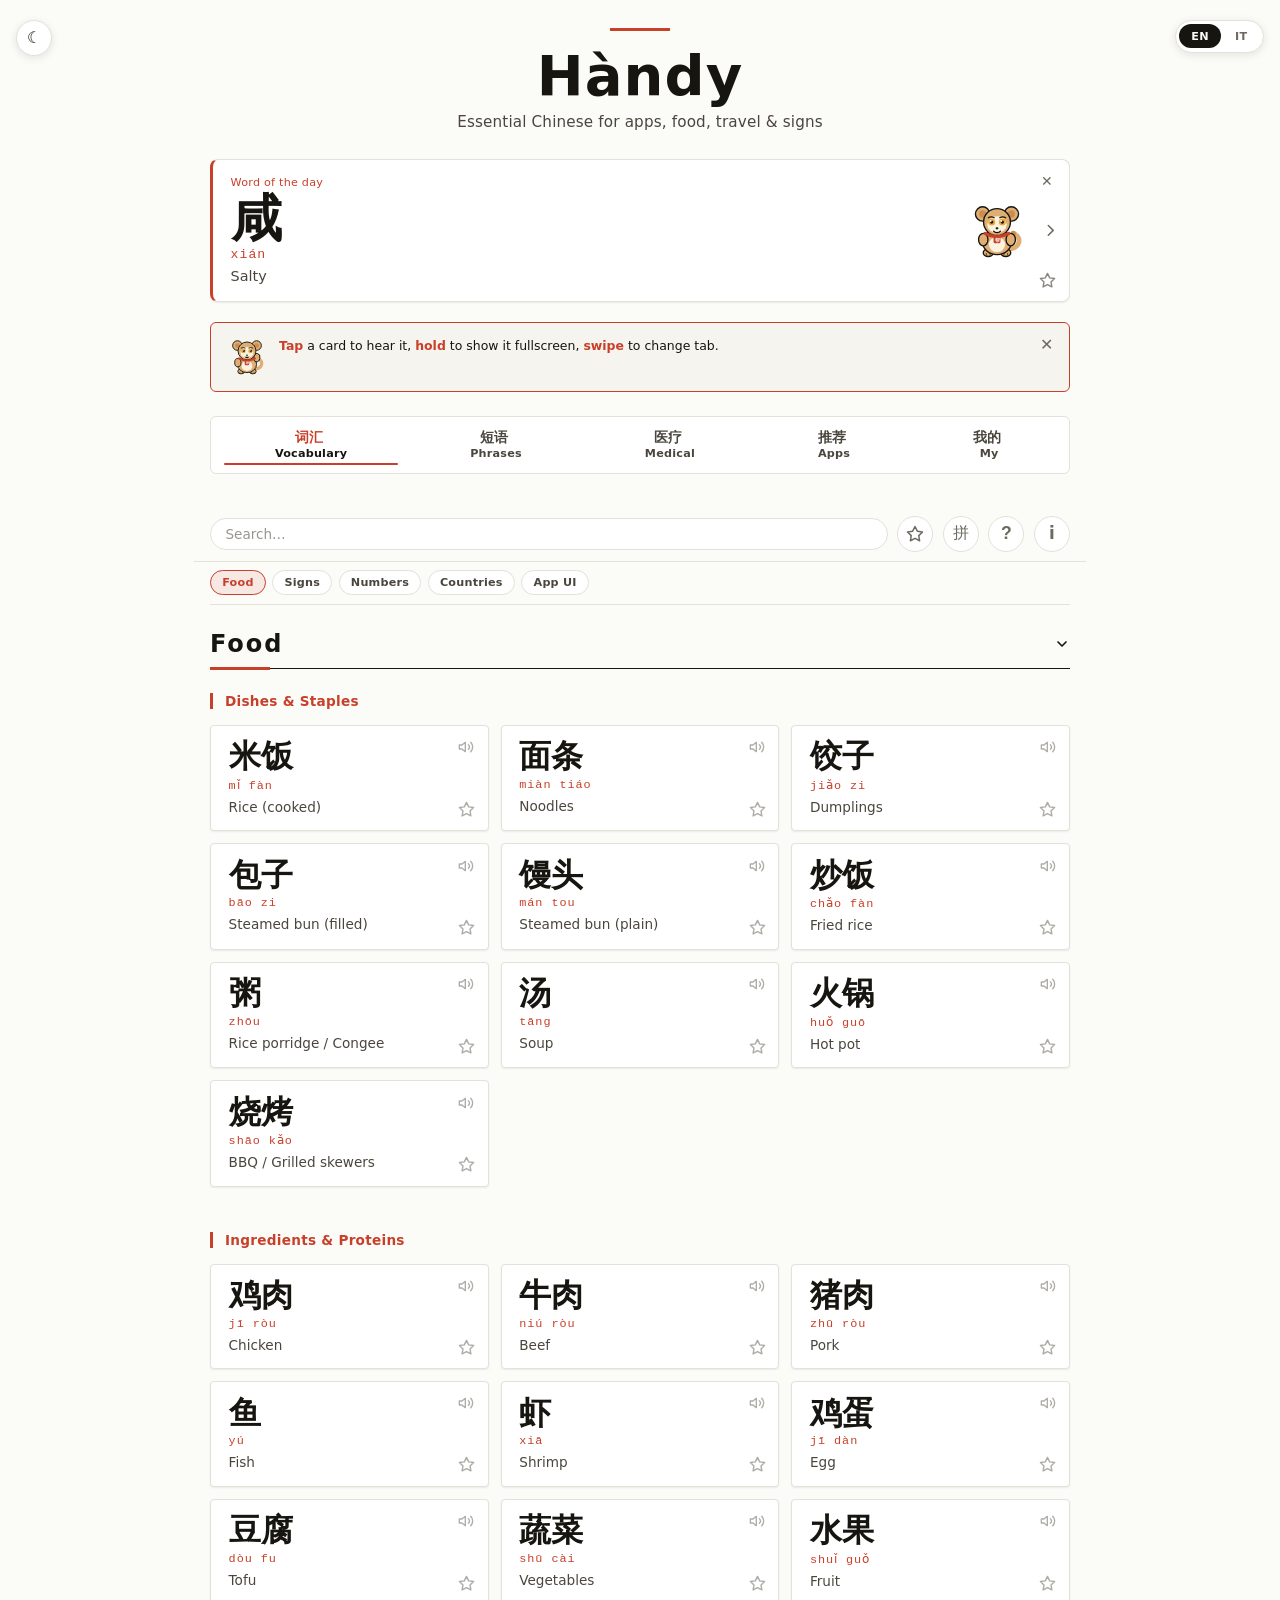
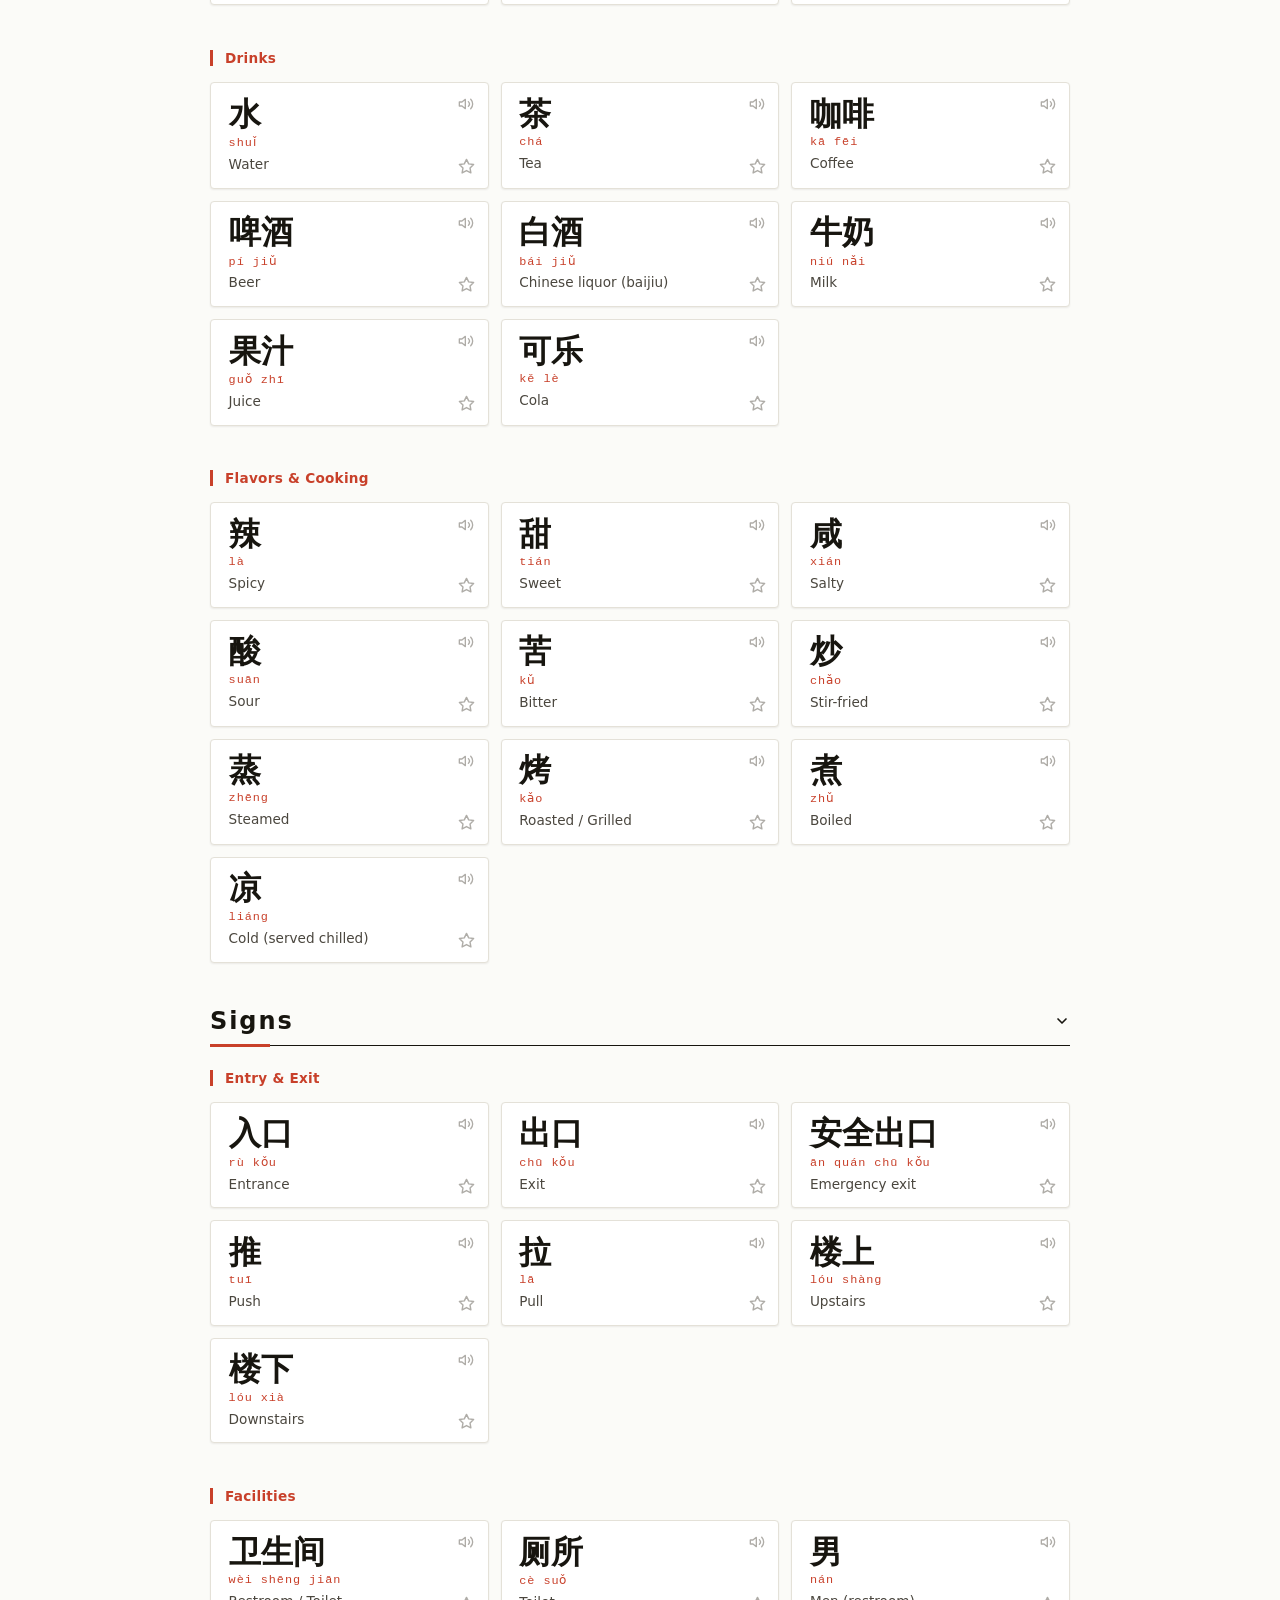
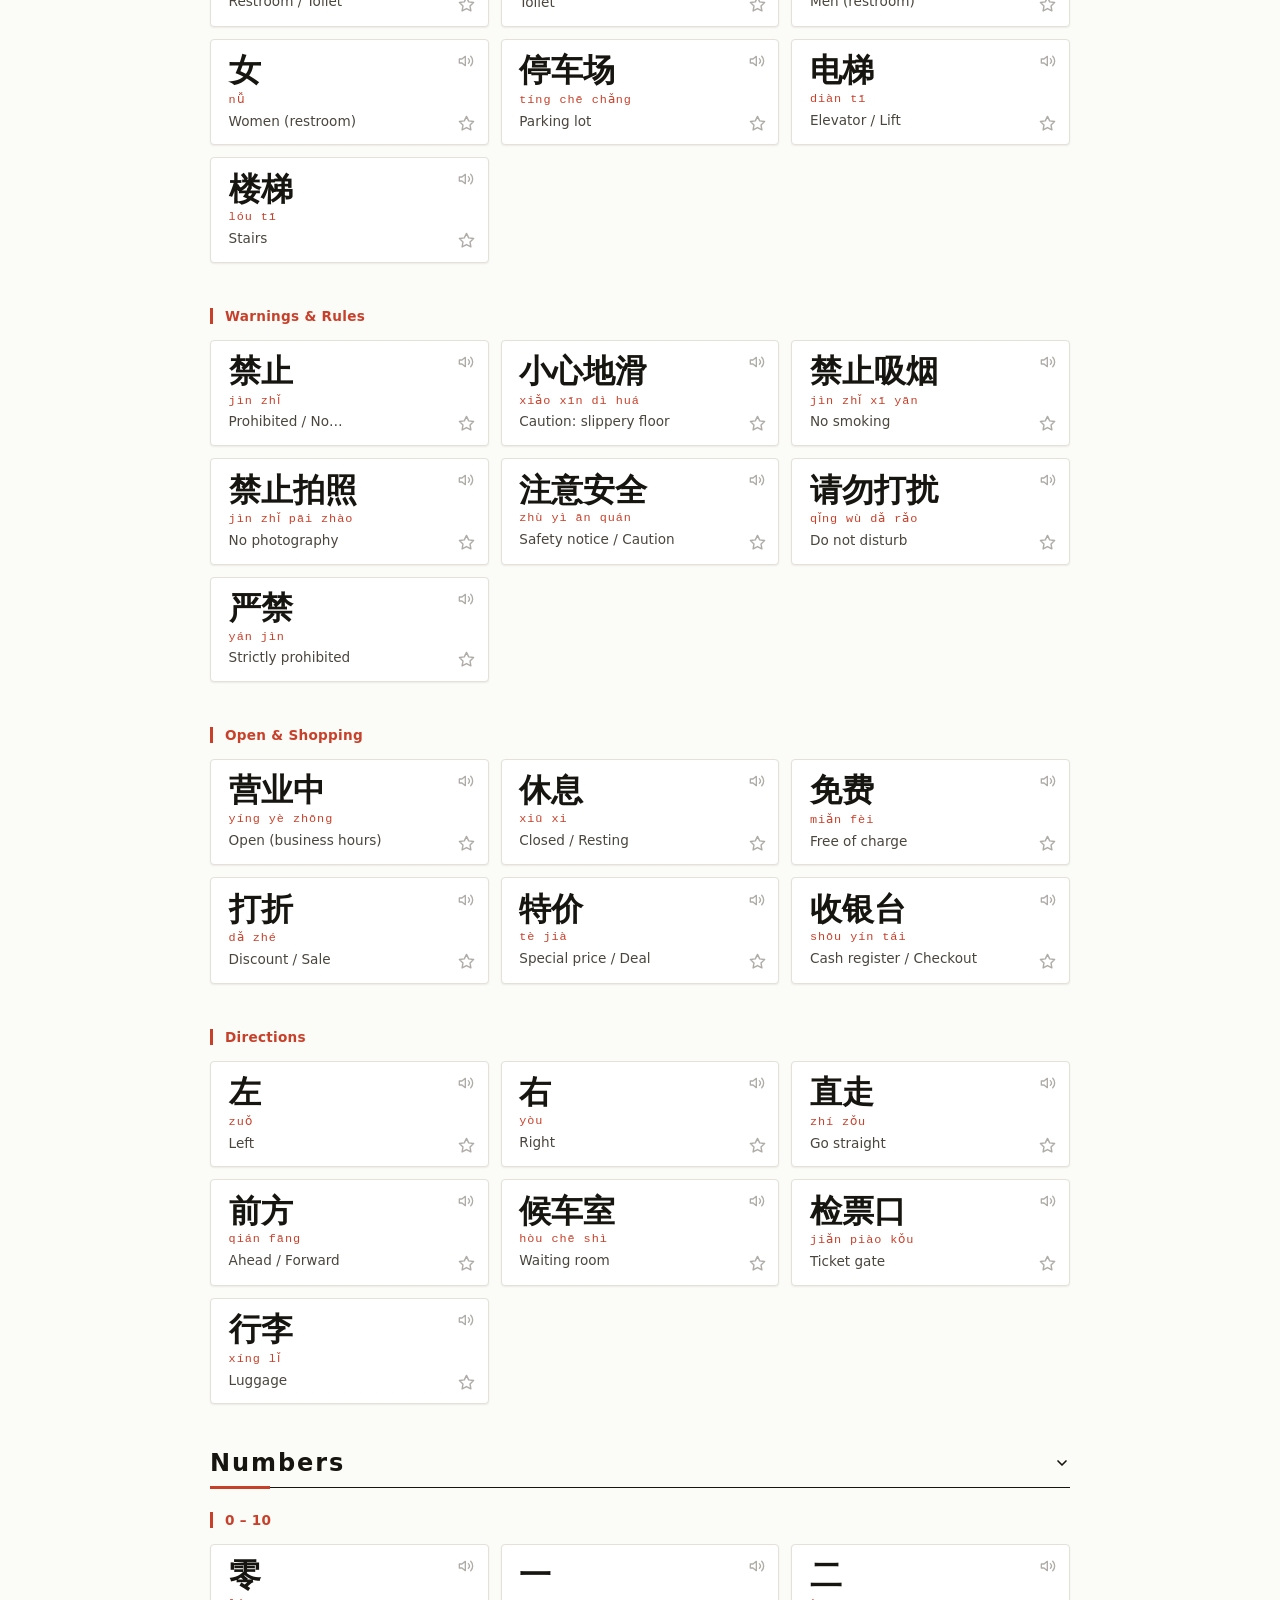
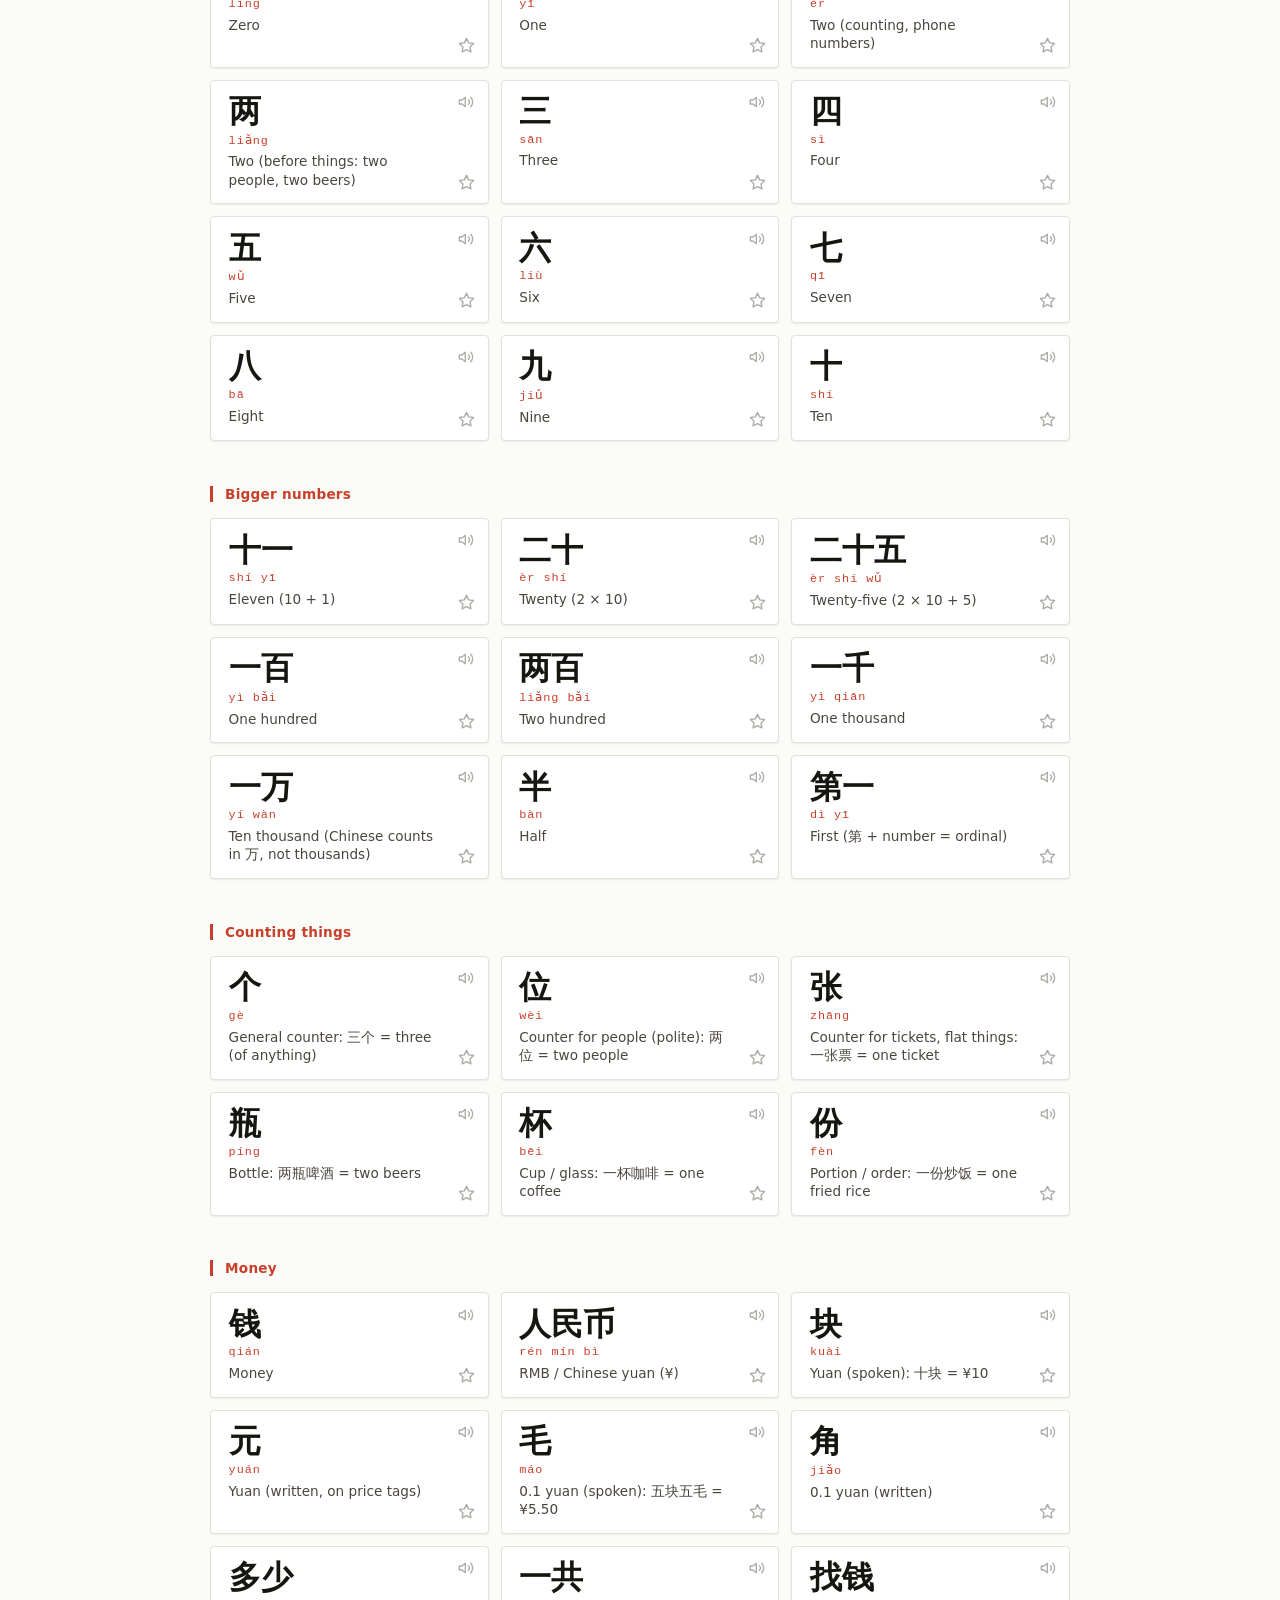
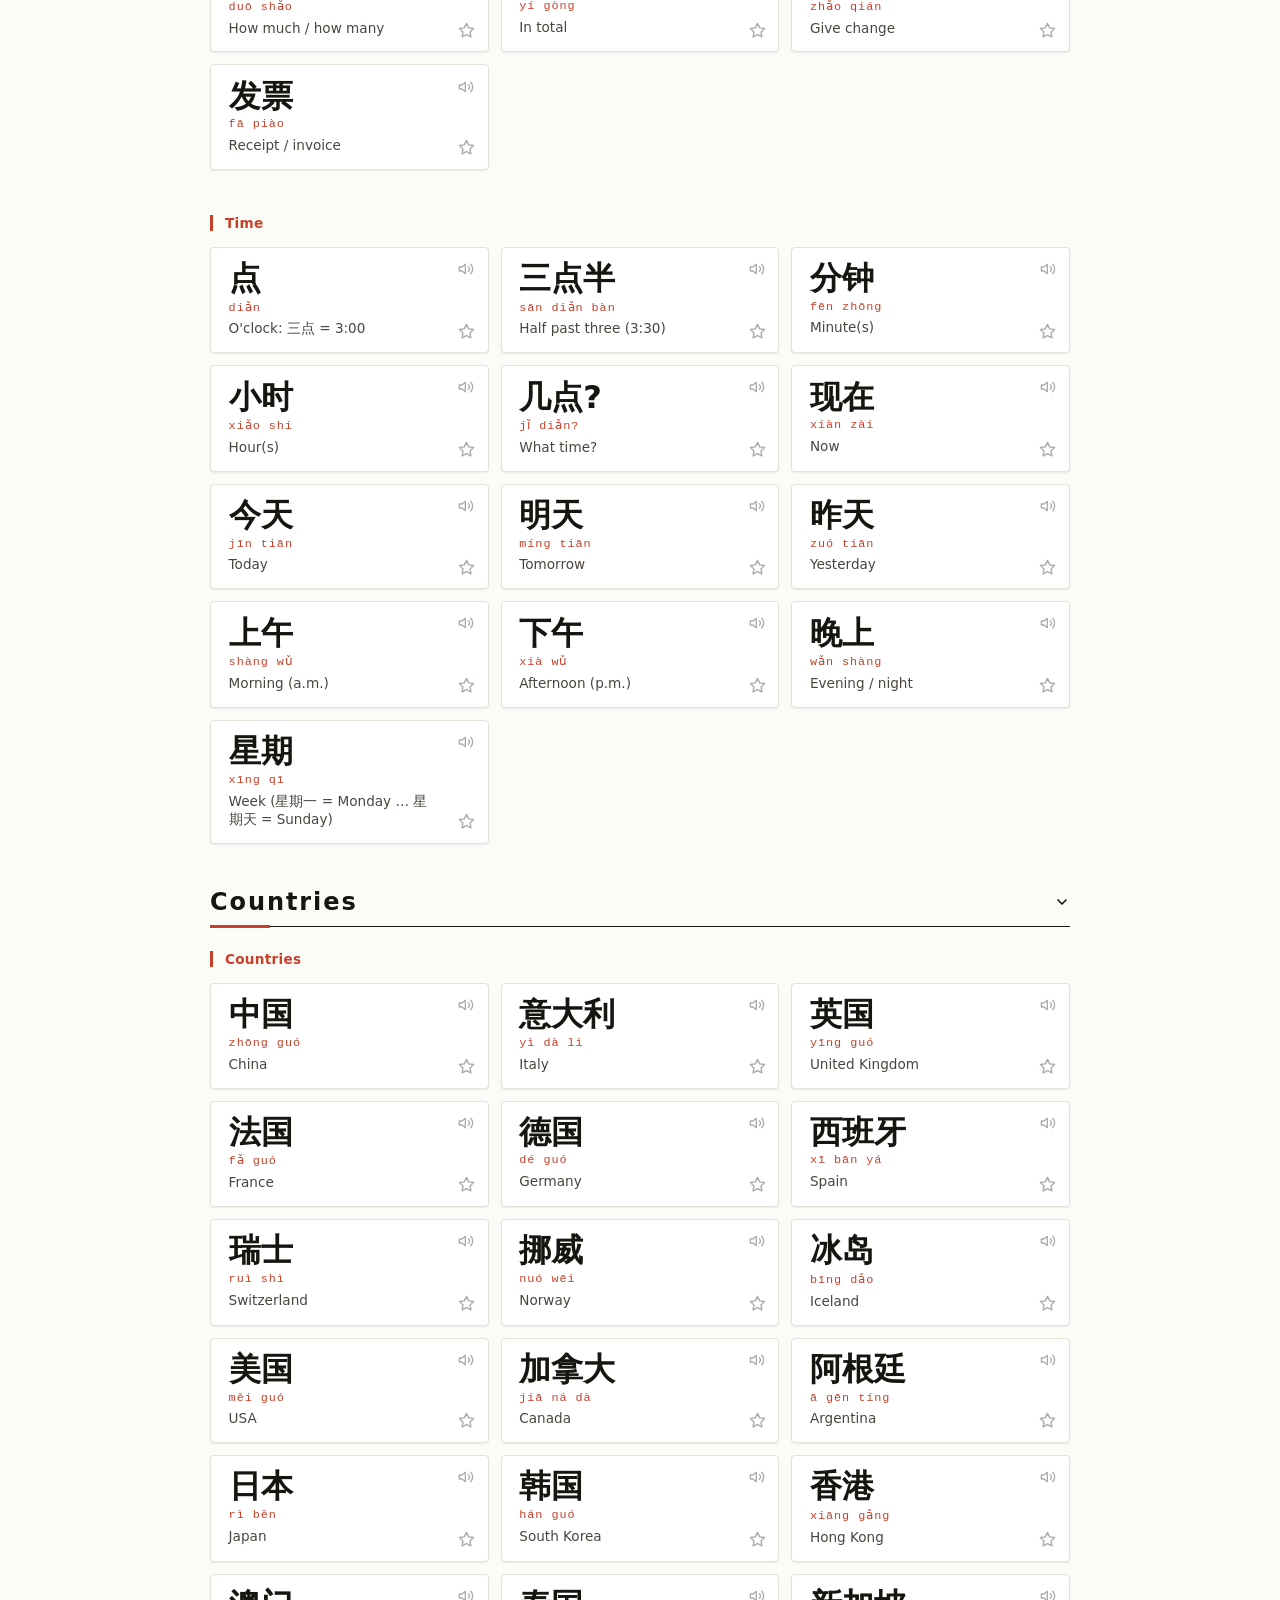
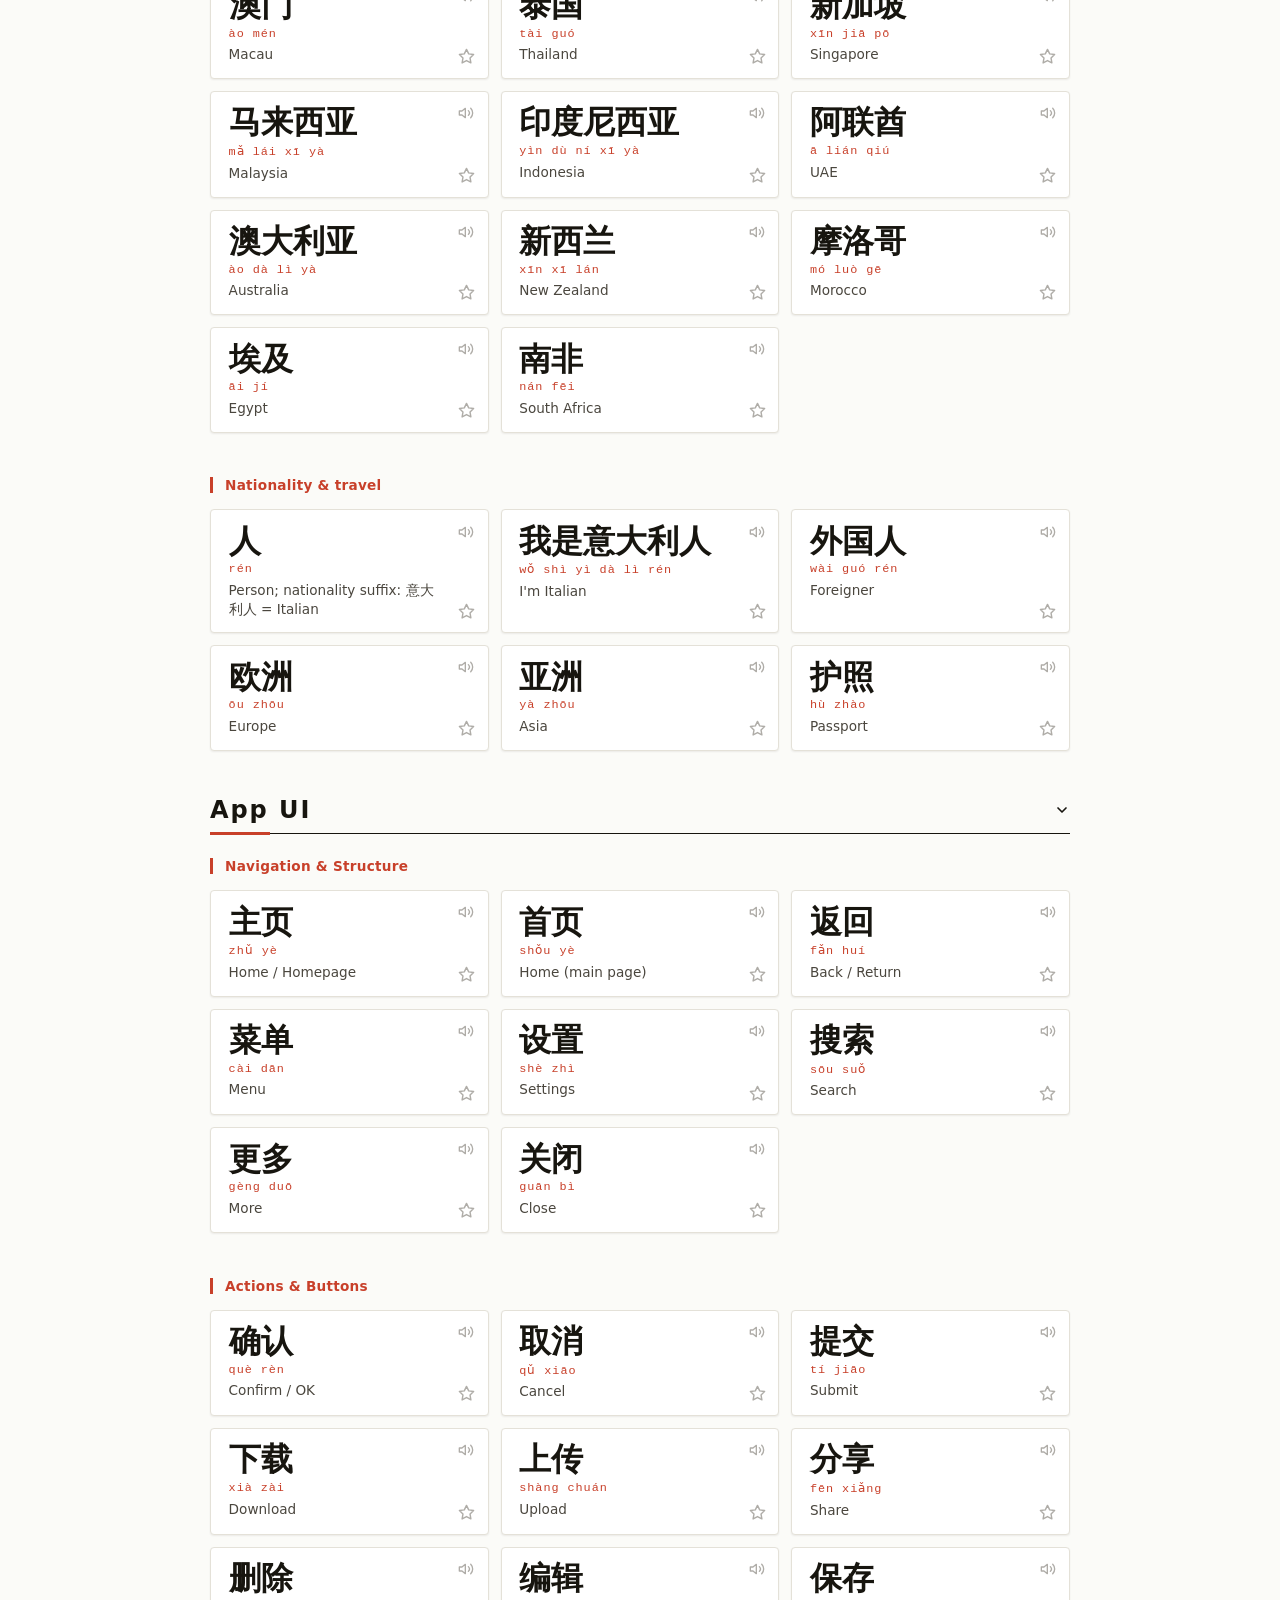
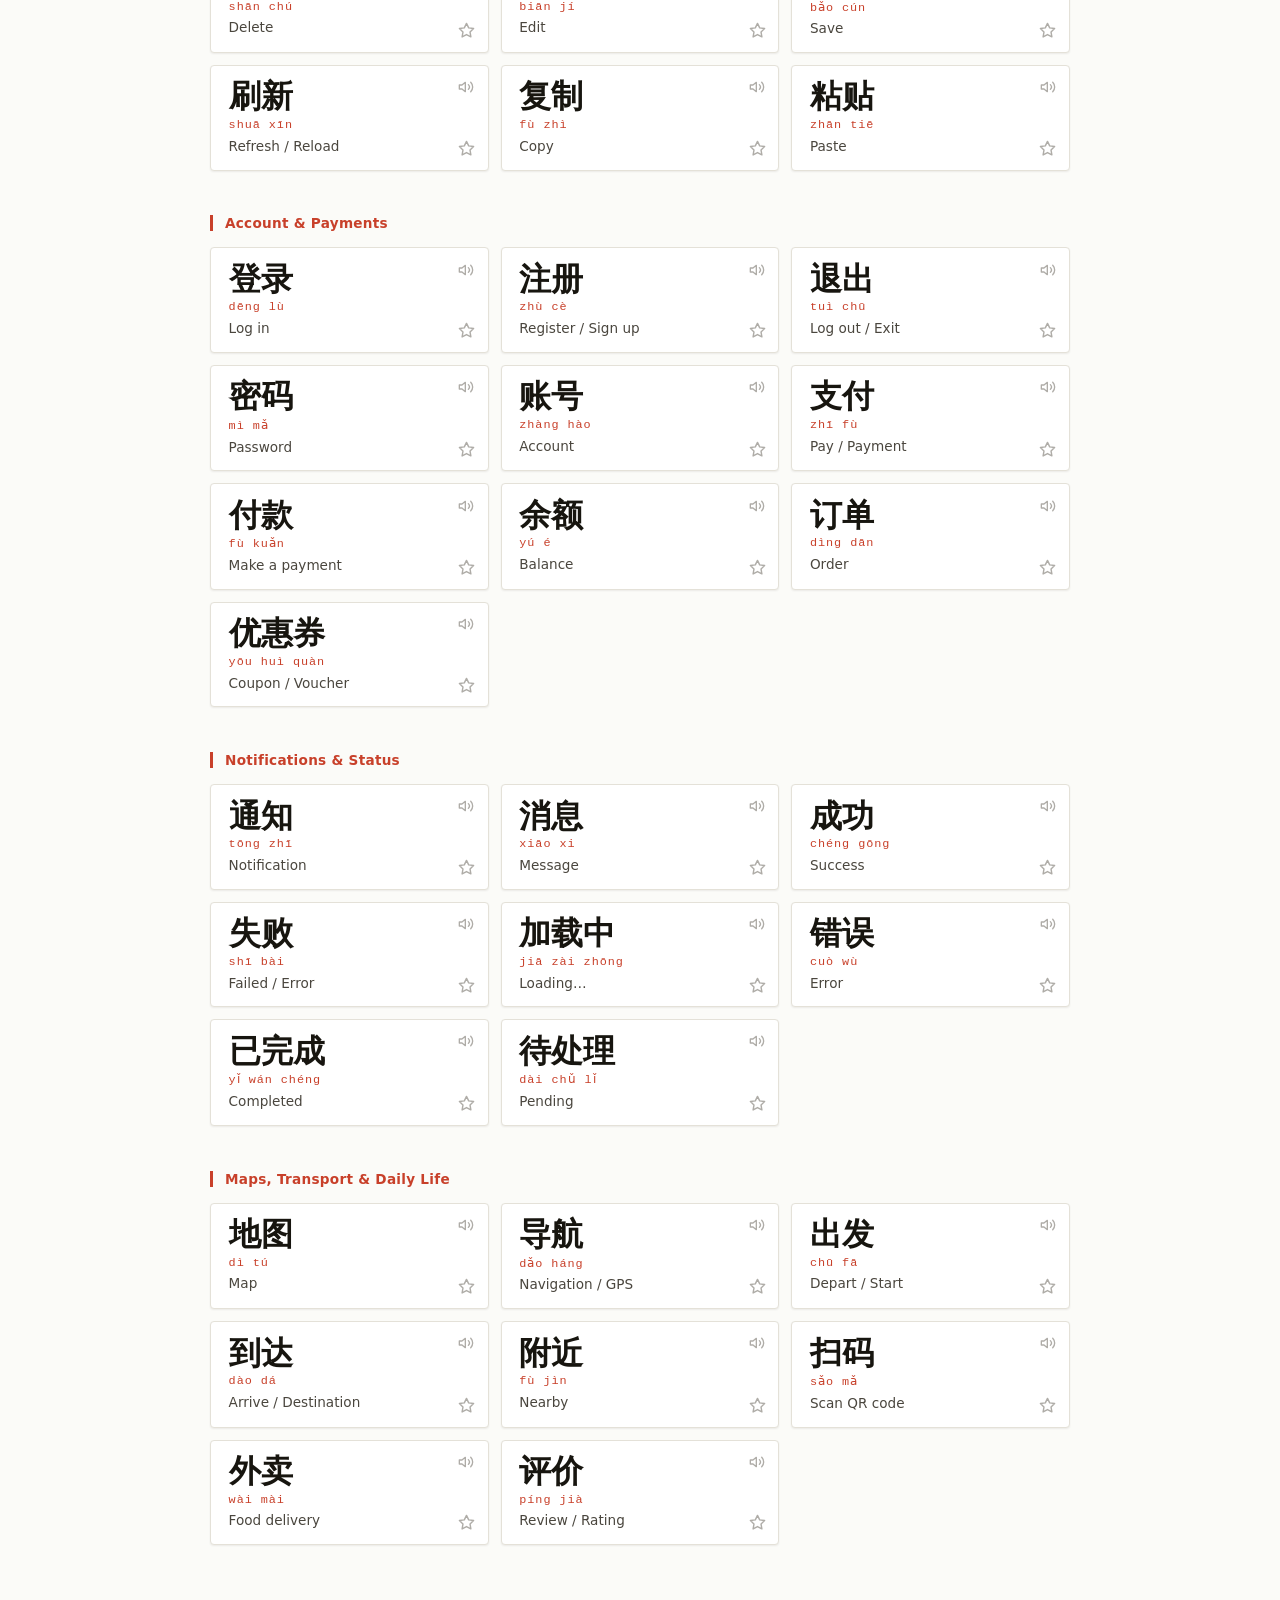
<file: index.html>
<!DOCTYPE html>
<html lang="en">
<head>
<meta charset="UTF-8">
<!-- user-scalable=no is ignored by Safari when browsing (Apple forces zoom there),
     but honoured in an installed PWA — which is the only place it applies. Show
     mode (hold a card) is the deliberate way to enlarge a phrase. -->
<meta name="viewport" content="width=device-width, initial-scale=1.0, maximum-scale=1.0, user-scalable=no, viewport-fit=cover">
<title>Hàndy</title>

<!-- PWA meta tags -->
<meta name="apple-mobile-web-app-capable" content="yes">
<meta name="apple-mobile-web-app-status-bar-style" content="black-translucent">
<meta name="apple-mobile-web-app-title" content="Hàndy">
<meta name="mobile-web-app-capable" content="yes">
<meta name="theme-color" content="#FBFBF8">
<link rel="manifest" href="./manifest.json">

<!-- Inline SVG favicon / app icon (red seal with 中) -->
<link rel="apple-touch-icon" sizes="180x180" href="./apple-touch-icon.png">
<link rel="icon" href="data:image/svg+xml;utf8,<svg xmlns='http://www.w3.org/2000/svg' viewBox='0 0 180 180'><rect width='180' height='180' rx='40' fill='%23C8402A'/><text x='90' y='128' font-size='110' text-anchor='middle' font-family='PingFang SC,sans-serif' font-weight='700' fill='%23FBFBF8'>汉</text></svg>">

<link rel="stylesheet" href="./style.css">
<script>
  // Pre-paint: apply theme + pinyin preference before first render so there is
  // no flash. The module script (js/app.js) is deferred, so it cannot do this.
  // Detection logic mirrors js/settings.js.
  (function () {
    try {
      var t = localStorage.getItem('theme');
      if (t !== 'dark' && t !== 'light') t = matchMedia('(prefers-color-scheme: dark)').matches ? 'dark' : 'light';
      document.documentElement.dataset.theme = t;
      if (localStorage.getItem('pinyinHidden') === '1') document.documentElement.dataset.pinyin = 'hidden';
    } catch (e) {}
  })();
</script>
</head>
<body>

<header>
  <button class="theme-btn" id="themeBtn" aria-label="Toggle dark mode"></button>
  <div class="lang-switch" role="group" aria-label="Language">
    <button data-lang="en" type="button">EN</button>
    <button data-lang="it" type="button">IT</button>
  </div>
  <div class="header-rule"></div>
  <h1>Hàndy</h1>
  <p class="subtitle" data-i18n="subtitle">Essential Chinese for apps, food, travel & signs</p>
</header>

<!-- Hero slot: the word of the day and 帮手's tips are two slides of one
     carousel (js/hero.js). js/wod.js fills #wod, js/tips.js fills #tip; either
     can be gone for the day, so the carousel falls back to the remaining one. -->
<section class="hero" id="hero" hidden>
  <div class="hero-track">
    <div class="hero-slide" id="wod" hidden></div>
    <div class="hero-slide" id="tip" hidden></div>
  </div>
  <button class="hero-nav" id="heroNav" type="button" hidden></button>
</section>

<div class="install-hint" id="installHint" hidden>
  <img class="install-mascot" src="./assets/mascot-help.svg" alt="" aria-hidden="true">
  <span data-i18n-html="installHint"><strong>Works offline!</strong> Tap Safari's Share button → <strong>Add to Home Screen</strong> to install as an app. Perfect for your trip.</span>
  <button id="installBtn" class="install-btn" hidden data-i18n="installBtnLabel">Install</button>
  <button class="close-hint" id="hintClose" type="button" aria-label="Dismiss">✕</button>
</div>

<div class="install-hint onboarding" id="onboarding" hidden>
  <img class="install-mascot" src="./assets/mascot-hi.svg" alt="" aria-hidden="true">
  <span data-i18n-html="onboardingTips"></span>
  <button class="close-hint" id="onboardingClose" type="button" aria-label="Dismiss">✕</button>
</div>

<div class="tabs" id="tabs" role="tablist"></div>
<div class="toolbar">
  <div class="search-wrap">
    <div class="search-field">
      <input type="search" id="searchInput" class="search-input" autocomplete="off" autocorrect="off" spellcheck="false">
      <button id="searchClear" class="search-clear" hidden aria-label="Clear search">✕</button>
    </div>
  </div>
  <button class="fav-btn" id="favBtn" aria-label="View favorites" title="Favorites">
    <svg viewBox="0 0 24 24" fill="none" stroke="currentColor" stroke-width="2" stroke-linecap="round" stroke-linejoin="round"><polygon points="12 2 15.09 8.26 22 9.27 17 14.14 18.18 21.02 12 17.77 5.82 21.02 7 14.14 2 9.27 8.91 8.26 12 2"/></svg>
  </button>
  <button class="pinyin-btn" id="pinyinBtn" aria-label="Toggle pinyin" title="Hide/show pinyin"><span lang="zh-CN">拼</span></button>
  <button class="quiz-btn" id="quizBtn" aria-label="Toggle quiz mode" title="Quiz mode">?</button>
  <button class="about-btn" id="aboutBtn" aria-label="About and tips" aria-expanded="false" title="About">i</button>
  <div class="about-panel" id="aboutPanel" hidden>
    <div class="about-name">hàn <span class="about-hanzi" lang="zh-CN">汉</span> + handy</div>
    <div class="about-tagline" data-i18n="aboutTagline">hàn = Chinese · handy = useful</div>
    <ul class="about-tips" data-i18n-html="aboutTips"></ul>
  </div>
</div>
<div id="panels"></div>

<div class="search-empty" id="searchEmpty" hidden>
  <img class="empty-mascot" src="./assets/mascot-think.svg" alt="" aria-hidden="true">
  <p data-i18n="searchEmpty"></p>
</div>

<!-- Add-phrase sheet for the 我的 (custom phrases) tab; wired in js/custom.js -->
<div class="sheet-overlay" id="addSheet" hidden>
  <form class="sheet" id="addForm" role="dialog" aria-labelledby="addTitle" autocomplete="off">
    <div class="sheet-header">
      <h2 id="addTitle" lang="zh-CN">添加</h2>
      <button class="sheet-close" id="addClose" type="button" aria-label="Close">✕</button>
    </div>
    <div class="sheet-body">
      <label class="field">
        <span class="field-label"><span lang="zh-CN">汉字</span> · <span data-i18n="fieldHanzi">Hanzi</span></span>
        <input id="addHanzi" class="field-input field-hanzi" lang="zh-CN" required autocorrect="off" spellcheck="false" placeholder="你好">
      </label>
      <label class="field">
        <span class="field-label"><span data-i18n="fieldPinyin">Pinyin</span> <span class="field-opt" data-i18n="fieldOptional">optional</span></span>
        <input id="addPinyin" class="field-input field-pinyin" autocorrect="off" autocapitalize="off" spellcheck="false" placeholder="nǐ hǎo">
      </label>
      <label class="field">
        <span class="field-label"><span data-i18n="fieldMeaning">Meaning</span></span>
        <input id="addMeaning" class="field-input" required data-i18n-placeholder="fieldMeaningPlaceholder">
      </label>
      <label class="field">
        <span class="field-label"><span data-i18n="fieldNote">Note</span> <span class="field-opt" data-i18n="fieldOptional">optional</span></span>
        <input id="addNote" class="field-input" data-i18n-placeholder="fieldNotePlaceholder">
      </label>
      <div class="sheet-actions">
        <button class="btn btn-primary" id="addSubmit" type="submit" data-i18n="addSubmit">Add</button>
      </div>
    </div>
  </form>
</div>
<!-- JSON backup import (triggered by the 我的 action bar) -->
<input type="file" id="importFile" accept=".json,application/json" hidden>


<div class="show-mode" id="showMode" role="dialog" aria-modal="true" aria-labelledby="showHanzi" hidden>
  <button class="show-close" id="showClose" type="button" aria-label="Close">✕</button>
  <div class="show-body">
    <div class="show-hanzi" id="showHanzi" lang="zh-CN"></div>
    <div class="show-pinyin" id="showPinyin"></div>
    <div class="show-meaning" id="showMeaning"></div>
  </div>
  <div class="show-actions">
    <button class="show-btn" id="showSpeak" type="button">
      <svg viewBox="0 0 24 24" aria-hidden="true"><polygon points="11 5 6 9 2 9 2 15 6 15 11 19 11 5"/><path d="M15.54 8.46a5 5 0 0 1 0 7.07"/><path d="M19.07 4.93a10 10 0 0 1 0 14.14"/></svg>
      <span data-i18n="showSpeak">Speak</span>
    </button>
    <button class="show-btn" id="showCopy" type="button">
      <svg viewBox="0 0 24 24" aria-hidden="true"><rect x="9" y="9" width="13" height="13" rx="2"/><path d="M5 15H4a2 2 0 0 1-2-2V4a2 2 0 0 1 2-2h9a2 2 0 0 1 2 2v1"/></svg>
      <span data-i18n="showCopy">Copy</span>
    </button>
    <button class="show-btn" id="showStar" type="button">
      <svg viewBox="0 0 24 24" aria-hidden="true"><polygon points="12 2 15.09 8.26 22 9.27 17 14.14 18.18 21.02 12 17.77 5.82 21.02 7 14.14 2 9.27 8.91 8.26 12 2"/></svg>
      <span data-i18n="showStar">Save</span>
    </button>
    <a class="show-btn" id="showPleco" hidden>
      <svg viewBox="0 0 24 24" aria-hidden="true"><path d="M2 4h6a4 4 0 0 1 4 4v12a3 3 0 0 0-3-3H2z"/><path d="M22 4h-6a4 4 0 0 0-4 4v12a3 3 0 0 1 3-3h7z"/></svg>
      <span>Pleco</span>
    </a>
  </div>
</div>

<div class="toast" id="toast" role="status" aria-live="polite" hidden></div>
<button class="toast toast-update" id="updateToast" type="button" hidden>
  <span aria-hidden="true">↻</span> <span data-i18n="updateReady">New version ready · tap to reload</span>
</button>
<div class="app-version" id="appVersion" aria-hidden="true"></div>

<script type="module" src="./js/app.js"></script>

</body>
</html>
</file>
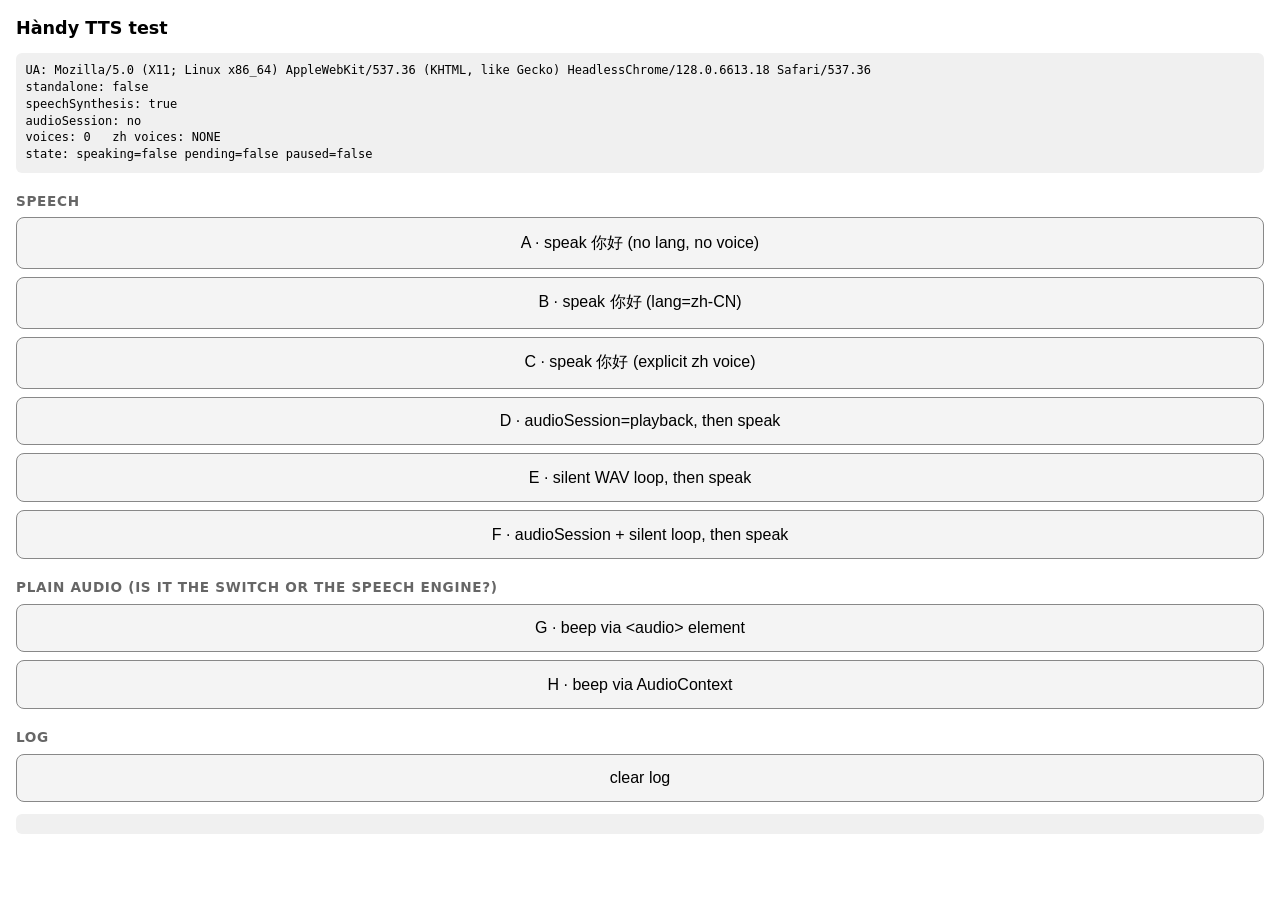
<file: tts-test.html>
<!doctype html>
<html lang="en">
<head>
<meta charset="utf-8">
<meta name="robots" content="noindex">
<meta name="viewport" content="width=device-width, initial-scale=1">
<title>TTS test</title>
<style>
  body { font: 15px/1.4 -apple-system, system-ui, sans-serif; margin: 0; padding: 1rem 1rem 3rem; }
  h1 { font-size: 1.1rem; margin: 0 0 .5rem; }
  button { display: block; width: 100%; margin: 0 0 .5rem; padding: .9rem; font-size: 1rem;
           border: 1px solid #888; border-radius: 8px; background: #f4f4f4; }
  pre { white-space: pre-wrap; word-break: break-word; background: #f0f0f0; padding: .6rem;
        border-radius: 6px; font-size: 12px; }
  h2 { font-size: .85rem; text-transform: uppercase; letter-spacing: .05em; color: #666; margin: 1.2rem 0 .4rem; }
</style>
</head>
<body>
<h1>Hàndy TTS test</h1>
<pre id="env">…</pre>

<h2>Speech</h2>
<button data-test="plain">A · speak 你好 (no lang, no voice)</button>
<button data-test="lang">B · speak 你好 (lang=zh-CN)</button>
<button data-test="voice">C · speak 你好 (explicit zh voice)</button>
<button data-test="session">D · audioSession=playback, then speak</button>
<button data-test="loop">E · silent WAV loop, then speak</button>
<button data-test="both">F · audioSession + silent loop, then speak</button>

<h2>Plain audio (is it the switch or the speech engine?)</h2>
<button data-test="beep">G · beep via &lt;audio&gt; element</button>
<button data-test="webaudio">H · beep via AudioContext</button>

<h2>Log</h2>
<button data-test="clear">clear log</button>
<pre id="log"></pre>

<script>
const logEl = document.getElementById('log');
const log = (...a) => {
  logEl.textContent = new Date().toTimeString().slice(0, 8) + '  ' + a.join(' ') + '\n' + logEl.textContent;
};
const synth = window.speechSynthesis;

function wavUrl(freq, seconds) {           // freq 0 → silence
  const rate = 8000, n = Math.round(rate * seconds);
  const buf = new ArrayBuffer(44 + n), v = new DataView(buf);
  const tag = (o, s) => { for (let i = 0; i < s.length; i++) v.setUint8(o + i, s.charCodeAt(i)); };
  tag(0, 'RIFF'); v.setUint32(4, 36 + n, true); tag(8, 'WAVEfmt ');
  v.setUint32(16, 16, true); v.setUint16(20, 1, true); v.setUint16(22, 1, true);
  v.setUint32(24, rate, true); v.setUint32(28, rate, true);
  v.setUint16(32, 1, true); v.setUint16(34, 8, true);
  tag(36, 'data'); v.setUint32(40, n, true);
  const d = new Uint8Array(buf, 44);
  for (let i = 0; i < n; i++) d[i] = freq ? 128 + Math.round(90 * Math.sin(2 * Math.PI * freq * i / rate)) : 128;
  return URL.createObjectURL(new Blob([buf], { type: 'audio/wav' }));
}

function zhVoice() {
  const vs = synth ? synth.getVoices() : [];
  return vs.find(v => v.lang === 'zh-CN') || vs.find(v => v.lang.replace('_', '-').startsWith('zh')) || null;
}

function dumpEnv() {
  const vs = synth ? synth.getVoices() : [];
  const zh = vs.filter(v => v.lang.replace('_', '-').toLowerCase().startsWith('zh'));
  document.getElementById('env').textContent = [
    'UA: ' + navigator.userAgent,
    'standalone: ' + (window.matchMedia('(display-mode: standalone)').matches || navigator.standalone === true),
    'speechSynthesis: ' + !!synth,
    'audioSession: ' + (navigator.audioSession ? ('yes, type=' + navigator.audioSession.type) : 'no'),
    'voices: ' + vs.length + '   zh voices: ' + (zh.map(v => v.name + ' [' + v.lang + ']').join(', ') || 'NONE'),
    'state: speaking=' + (synth && synth.speaking) + ' pending=' + (synth && synth.pending) + ' paused=' + (synth && synth.paused)
  ].join('\n');
}
dumpEnv();
if (synth) synth.onvoiceschanged = dumpEnv;

let loopEl = null;
function startLoop() {
  if (loopEl) { log('loop already running'); return; }
  loopEl = new Audio(wavUrl(0, 0.2));
  loopEl.loop = true;
  loopEl.play().then(() => log('silent loop playing')).catch(e => log('silent loop FAILED:', e.name, e.message));
}
function setSession() {
  if (!navigator.audioSession) { log('no navigator.audioSession on this browser'); return; }
  try { navigator.audioSession.type = 'playback'; log('audioSession.type =', navigator.audioSession.type); }
  catch (e) { log('audioSession FAILED:', e.name, e.message); }
}

function doSpeak(label, opts) {
  if (!synth) { log('no speechSynthesis'); return; }
  if (synth.speaking || synth.pending) synth.cancel();
  const u = new SpeechSynthesisUtterance('你好，欢迎');
  if (opts.lang) u.lang = 'zh-CN';
  if (opts.voice) { const v = zhVoice(); u.voice = v; log(label, 'voice =', v ? v.name : 'NONE FOUND'); }
  u.rate = 0.85;
  u.onstart = () => log(label, 'onstart');
  u.onend = () => log(label, 'onend');
  u.onerror = e => log(label, 'ONERROR:', e.error || '(no code)');
  u.onboundary = null;
  synth.speak(u);
  log(label, 'speak() called; speaking=' + synth.speaking + ' pending=' + synth.pending + ' paused=' + synth.paused);
  setTimeout(() => log(label, '+1.5s: speaking=' + synth.speaking + ' pending=' + synth.pending + ' paused=' + synth.paused), 1500);
}

const tests = {
  plain:    () => doSpeak('A', {}),
  lang:     () => doSpeak('B', { lang: true }),
  voice:    () => doSpeak('C', { lang: true, voice: true }),
  session:  () => { setSession(); doSpeak('D', { lang: true, voice: true }); },
  loop:     () => { startLoop(); doSpeak('E', { lang: true, voice: true }); },
  both:     () => { setSession(); startLoop(); doSpeak('F', { lang: true, voice: true }); },
  beep:     () => { const a = new Audio(wavUrl(440, 1)); a.play().then(() => log('G: <audio> beep playing')).catch(e => log('G FAILED:', e.name, e.message)); },
  webaudio: () => {
    const Ctx = window.AudioContext || window.webkitAudioContext;
    if (!Ctx) { log('H: no AudioContext'); return; }
    const ctx = new Ctx();
    ctx.resume();
    const osc = ctx.createOscillator(), g = ctx.createGain();
    osc.frequency.value = 440; g.gain.value = 0.2;
    osc.connect(g).connect(ctx.destination);
    osc.start(); osc.stop(ctx.currentTime + 1);
    log('H: AudioContext beep, state =', ctx.state);
  },
  clear:    () => { logEl.textContent = ''; dumpEnv(); }
};

document.querySelectorAll('button[data-test]').forEach(b => {
  b.addEventListener('click', () => { tests[b.dataset.test](); setTimeout(dumpEnv, 300); });
});
</script>
</body>
</html>
</file>
<file: style.css>
*, *::before, *::after { box-sizing: border-box; margin: 0; padding: 0; }

:root {
  /* ── Raw palette (never referenced by components) ── */
  --ink: #17150F;
  --paper: #FBFBF8;
  --red: #C8402A;
  --muted: #6E6A61;
  --border: #E4E1D8;
  --card-bg: #FFFFFF;

  /* ── Semantic tokens (components use only these) ── */
  --text: var(--ink);
  --text-2: #4A463E;                 /* secondary copy: meanings, subtitles, labels */
  --icon: var(--muted);              /* resting icons and control glyphs */
  --surface: var(--paper);
  --surface-2: var(--card-bg);       /* cards, toolbar controls, popovers */
  --surface-highlight: transparent;  /* inset top edge on cards (dark mode only) */
  --line: var(--border);
  --accent: var(--red);
  --accent-soft: rgba(200,64,42,0.10);
  --accent-2: var(--ink);            /* strong neutral: phrase border, card hover bar */
  --accent-2-soft: rgba(23,21,15,0.06);
  --focus-ring: var(--accent-soft);

  --shadow: rgba(23,21,15,0.07);
  --overlay: rgba(23,21,15,0.55);
  --speaking-bg: #FBF1EE;
  --hint-bg: #F6F4EE;
  --lang-shadow: rgba(23,21,15,0.10);

  /* System font stacks - no external fonts needed */
  /* Latin faces FIRST, then the CJK ones. Fallback is per glyph, so hanzi still
     come from PingFang SC / Hiragino / YaHei while Latin letters come from the
     UI font. Without this, "Hàndy" was set entirely in PingFang SC on iOS and
     the à — which PingFang's narrow Latin does not cover — was served by a
     different font, so that one letter looked bolder than its neighbours. */
  --font-hanzi: -apple-system, BlinkMacSystemFont, "SF Pro Text", system-ui,
                "PingFang SC", "Hiragino Sans GB", "Microsoft YaHei", "Heiti SC",
                "Noto Sans CJK SC", "Noto Sans SC", sans-serif;
  --font-mono: ui-monospace, "SF Mono", "Menlo", "Monaco", monospace;
  --font-sans: -apple-system, BlinkMacSystemFont, "SF Pro Text", system-ui, sans-serif;
}

/* the hidden attribute must beat any component display rule */
[hidden] { display: none !important; }

/* ── Dark mode ────────────────────────────────────────────── */
[data-theme="dark"] {
  --ink: #EDE9DF;           /* warm off-white */
  --paper: #14120E;         /* near-black page so cards lift */
  --red: #E0523A;
  --muted: #9A927F;
  --border: #2A2620;
  --card-bg: #1C1915;

  --text-2: #B8B0A0;
  --surface-highlight: rgba(255,255,255,0.03);
  --accent-soft: rgba(224,82,58,0.22);
  --accent-2-soft: rgba(237,233,223,0.06);

  --shadow: rgba(0,0,0,0.5);
  --overlay: rgba(0,0,0,0.7);
  --speaking-bg: #2A1E1A;
  --hint-bg: #201C16;
  --lang-shadow: rgba(0,0,0,0.4);
}

body {
  background: var(--surface);
  color: var(--text);
  font-family: var(--font-sans);
  -webkit-font-smoothing: antialiased;
  min-height: 100vh;
  padding: calc(env(safe-area-inset-top) + 1.25rem) calc(env(safe-area-inset-right) + 1rem) calc(env(safe-area-inset-bottom) + 4rem) calc(env(safe-area-inset-left) + 1rem);
  -webkit-tap-highlight-color: transparent;
  -webkit-touch-callout: none;
}

/* iOS zooms the page on a double tap unless the tap target opts out, so two
   quick taps on a card (speak, speak again) zoomed the whole app instead.
   `manipulation` drops only the double-tap-zoom gesture — panning and
   pinch-zoom still work, so this is not `user-scalable=no` by the back door
   and the viewport meta stays zoomable. Covers every tap target: all buttons
   and links (tabs, toolbar, stars, Pleco, jump chips, show mode, dismissals),
   the three card kinds, both hero cards and the collapsible titles. */
button,
a,
.card,
.phrase-card,
.app-card,
.wod-card,
.tip-bubble,
[data-collapse-key] {
  touch-action: manipulation;
}

header {
  text-align: center;
  margin-bottom: 1.5rem;
  position: relative;
  padding-top: 0.5rem;
}

.header-rule {
  width: 60px;
  height: 3px;
  background: var(--accent);
  margin: 0 auto 0.9rem;
}

h1 {
  font-family: var(--font-hanzi);
  font-size: clamp(2.2rem, 6vw, 3.5rem);
  font-weight: 700;
  letter-spacing: 0.02em;
  color: var(--text);
  line-height: 1.1;
}

.subtitle {
  font-family: var(--font-sans);
  font-size: 0.95rem;
  color: var(--text-2);
  margin-top: 0.4rem;
  letter-spacing: 0.01em;
}

.section {
  max-width: 860px;
  margin: 0 auto 2.8rem;
}

.subsection-title {
  max-width: 860px;
  margin: 0 auto 1.5rem;
  font-family: var(--font-hanzi);
  font-size: 1.5rem;
  font-weight: 700;
  letter-spacing: 0.08em;
  color: var(--text);
  padding: 0 0 0.6rem;
  border-bottom: 1px solid var(--text);
  position: relative;
}
.subsection-title::after {
  content: '';
  position: absolute;
  bottom: -2px;
  left: 0;
  width: 60px;
  height: 3px;
  background: var(--accent);
}
.subsection-title + .section { margin-top: 0; }
.subsection:not(:first-child) .subsection-title {
  margin-top: 1rem;
}

.section-title {
  font-family: var(--font-sans);
  font-size: 0.85rem;
  font-weight: 600;
  letter-spacing: 0.02em;
  color: var(--accent);
  border-left: 3px solid var(--accent);
  padding-left: 0.75rem;
  margin-bottom: 1rem;
}

/* ── Jump bar: sticky subsection chips under the toolbar (js/jump.js) ── */
.jump-bar {
  position: sticky;
  top: var(--toolbar-h, 0px);
  z-index: 110; /* under the toolbar (120), over cards */
  max-width: 860px;
  margin: -1.2rem auto 1.6rem; /* close the toolbar's bottom margin so the two read as one strip */
  padding: 0.5rem 0 0.55rem;
  display: flex;
  flex-wrap: wrap;
  gap: 0.4rem;
  background: var(--surface);
  border-bottom: 1px solid var(--line);
}
.jump-chip {
  padding: 0.3rem 0.7rem;
  border: 1px solid var(--line);
  border-radius: 999px;
  background: var(--surface-2);
  font-family: var(--font-sans);
  font-size: 0.7rem;
  font-weight: 600;
  letter-spacing: 0.02em;
  color: var(--text-2);
  cursor: pointer;
  transition: color 0.2s, border-color 0.2s, background 0.2s;
  -webkit-tap-highlight-color: transparent;
}
.jump-chip:hover { color: var(--text); border-color: var(--text-2); }
.jump-chip.active {
  color: var(--accent);
  border-color: var(--accent);
  background: var(--accent-soft);
}
.jump-chip:focus-visible { outline: 2px solid var(--accent); outline-offset: 2px; }

.grid {
  display: grid;
  grid-template-columns: repeat(auto-fill, minmax(230px, 1fr));
  gap: 0.75rem;
}

.card {
  background: var(--surface-2);
  border: 1px solid var(--line);
  border-radius: 4px;
  padding: 0.9rem 2.9rem 0.9rem 1.1rem; /* right gutter holds speaker + star */
  position: relative;
  transition: transform 0.15s, box-shadow 0.15s;
  cursor: pointer;
  overflow: hidden;
  user-select: none;
  -webkit-user-select: none;
  box-shadow: inset 0 1px 0 var(--surface-highlight), 0 1px 2px var(--shadow);
}

.card::before {
  content: '';
  position: absolute;
  top: 0; left: 0;
  width: 3px; height: 100%;
  background: var(--accent);
  opacity: 0;
  transition: opacity 0.2s;
}

.card:hover {
  transform: translateY(-2px);
  box-shadow: inset 0 1px 0 var(--surface-highlight), 0 6px 20px var(--shadow);
}
.card:hover::before { opacity: 1; }

.card:active,
.phrase-card:active {
  transform: scale(0.98);
  transition: transform 0.08s ease;
}

.card.speaking {
  background: var(--speaking-bg);
  border-color: var(--accent);
}
.card.speaking::before { opacity: 1; }

.card:focus-visible,
.phrase-card:focus-visible,
.tab:focus-visible,
.favorite-btn:focus-visible,
.toolbar button:focus-visible,
.theme-btn:focus-visible,
.lang-switch button:focus-visible,
.fav-close:focus-visible {
  outline: 2px solid var(--accent);
  outline-offset: 2px;
}

/* Card actions: speaker top-right, star bottom-right, each with a 36px hit area */
.speaker,
.favorite-btn {
  position: absolute;
  right: 0.2rem;
  width: 36px;
  height: 36px;
  display: flex;
  align-items: center;
  justify-content: center;
  background: transparent;
  border: none;
  padding: 0;
  margin: 0;
  color: var(--icon);
  opacity: 0.55;
  transition: opacity 0.15s, color 0.15s;
  -webkit-tap-highlight-color: transparent;
}
.speaker { top: 0.2rem; pointer-events: none; }
.favorite-btn { bottom: 0.2rem; cursor: pointer; }
.card:hover .speaker,
.phrase-card:hover .speaker,
.card:hover .favorite-btn,
.phrase-card:hover .favorite-btn { opacity: 0.85; }
.card.speaking .speaker,
.phrase-card.speaking .speaker { opacity: 1; color: var(--accent); animation: speakPulse 0.9s ease-in-out infinite; }
.speaker svg { width: 16px; height: 16px; }
.favorite-btn svg { width: 17px; height: 17px; fill: none; stroke: currentColor; stroke-width: 2; }
.favorite-btn.active { opacity: 1; color: var(--accent); }
.favorite-btn.active svg { fill: var(--accent); stroke: var(--accent); }

/* Pleco lookup (rendered on iOS / Android only): mid-right, between speaker and star */
.pleco-btn {
  position: absolute;
  right: 0.2rem;
  top: 50%;
  transform: translateY(-50%);
  width: 36px;
  height: 32px;
  display: flex;
  align-items: center;
  justify-content: center;
  color: var(--icon);
  opacity: 0.55;
  -webkit-tap-highlight-color: transparent;
  transition: opacity 0.15s, color 0.15s;
}
.pleco-btn:hover, .pleco-btn:active { opacity: 1; color: var(--accent); }
.pleco-btn svg { width: 16px; height: 16px; }
.pleco-btn:focus-visible { outline: 2px solid var(--accent); outline-offset: 2px; }

@keyframes speakPulse {
  0%, 100% { transform: scale(1); }
  50% { transform: scale(1.18); }
}

.hanzi {
  font-family: var(--font-hanzi);
  font-size: 2rem;
  font-weight: 700;
  color: var(--text);
  line-height: 1;
  margin-bottom: 0.35rem;
}

.pinyin {
  font-family: var(--font-mono);
  font-size: 0.74rem;
  color: var(--accent);
  letter-spacing: 0.08em;
  margin-bottom: 0.3rem;
  font-weight: 500;
}

.meaning {
  font-size: 0.85rem;
  line-height: 1.35;
  color: var(--text-2);
}

.tip-box {
  max-width: 860px;
  margin: 0 auto;
  background: var(--text);
  color: var(--surface);
  border-radius: 4px;
  padding: 1.2rem 1.5rem;
  display: flex;
  gap: 1rem;
  align-items: flex-start;
  font-size: 0.78rem;
  line-height: 1.7;
}
.tip-box .icon { font-size: 1.3rem; flex-shrink: 0; }
.tip-box strong { color: var(--accent); }

@media (max-width: 500px) {
  .grid { grid-template-columns: 1fr 1fr; gap: 0.6rem; }
  .phrase-grid { grid-template-columns: 1fr; }

  /* two-column vocab cards are ~170px wide: tighten the icon gutter and type
     so a typical meaning ("Home / Homepage") stays on one line */
  .card { padding: 0.8rem 2.1rem 0.8rem 0.9rem; }
  .card .speaker,
  .card .favorite-btn { width: 32px; height: 32px; right: 0.05rem; }
  .card .speaker { top: 0.15rem; }
  .card .favorite-btn { bottom: 0.15rem; }
  .card .pleco-btn { width: 32px; height: 28px; right: 0.05rem; }
  [data-quiz="on"] .card:not(.revealed)::after { left: 0.9rem; right: 2.1rem; bottom: 0.8rem; }
  .hanzi { font-size: 1.8rem; }
  .pinyin { font-size: 0.7rem; letter-spacing: 0.05em; }
  .meaning { font-size: 0.8rem; }
}

/* Phrase cards - wider, different layout */
.phrase-grid {
  display: grid;
  grid-template-columns: repeat(auto-fill, minmax(320px, 1fr));
  gap: 0.75rem;
}

.phrase-card {
  background: var(--surface-2);
  border: 1px solid var(--line);
  border-left: 3px solid var(--accent-2);
  border-radius: 4px;
  padding: 0.95rem 2.9rem 0.95rem 1.2rem;
  position: relative;
  transition: transform 0.15s, box-shadow 0.15s;
  cursor: pointer;
  overflow: hidden;
  user-select: none;
  -webkit-user-select: none;
  box-shadow: inset 0 1px 0 var(--surface-highlight), 0 1px 2px var(--shadow);
}

.phrase-card:hover {
  transform: translateY(-2px);
  box-shadow: inset 0 1px 0 var(--surface-highlight), 0 6px 20px var(--shadow);
  border-left-color: var(--accent);
}
.phrase-card.speaking {
  background: var(--speaking-bg);
  border-left-color: var(--accent);
}

.phrase-hanzi {
  font-family: var(--font-hanzi);
  font-size: 1.6rem;
  font-weight: 700;
  color: var(--text);
  line-height: 1.25;
  margin-bottom: 0.35rem;
}

.phrase-pinyin {
  font-family: var(--font-mono);
  font-size: 0.74rem;
  color: var(--accent);
  letter-spacing: 0.06em;
  margin-bottom: 0.4rem;
  font-weight: 500;
}

.phrase-meaning {
  font-size: 0.88rem;
  color: var(--text-2);
  line-height: 1.4;
}

/* Tabs */
.tabs {
  max-width: 860px;
  margin: 0 auto 2rem;
  display: flex;
  gap: 0.3rem;
  padding: 0.3rem;
  background: var(--surface-2);
  border: 1px solid var(--line);
  border-radius: 6px;
  overflow-x: auto;
  -webkit-overflow-scrolling: touch;
}

.tab {
  flex: 1 1 auto;
  min-width: 0;
  background: transparent;
  border: none;
  padding: 0.5rem 0.4rem;
  font-family: var(--font-sans);
  font-size: 0.7rem;
  letter-spacing: 0.02em;
  color: var(--text-2);
  cursor: pointer;
  border-radius: 4px;
  transition: all 0.2s;
  font-weight: 600;
  text-align: center;
  white-space: nowrap;
  position: relative;
}

.tab:hover { color: var(--text); }

/* active = ink text + 2px red underline; the mobile bar overrides this */
.tab.active {
  color: var(--text);
  font-weight: 700;
}
.tab.active .tab-hanzi { color: var(--accent); }
.tab.active::after {
  content: '';
  position: absolute;
  left: 0.5rem;
  right: 0.5rem;
  bottom: 0.2rem;
  height: 2px;
  border-radius: 1px;
  background: var(--accent);
}

.tab .tab-hanzi {
  font-family: var(--font-hanzi);
  margin-right: 0.25rem;
  font-size: 0.85rem;
  letter-spacing: 0;
  display: block;
}

.tab-panel { display: none; }
.tab-panel.active { display: block; animation: fadeIn 0.25s ease-out; }

@keyframes fadeIn {
  from { opacity: 0; transform: translateY(4px); }
  to { opacity: 1; transform: translateY(0); }
}

/* Install hint banner (shown on iOS/Android, not when standalone or dismissed) */
.install-hint .install-mascot { width: 2.5rem; height: 2.5rem; flex-shrink: 0; }
.install-hint {
  max-width: 860px;
  margin: 0 auto 1.5rem;
  background: var(--hint-bg);
  border: 1px solid var(--accent);
  border-radius: 6px;
  padding: 0.85rem 2.4rem 0.85rem 1rem; /* right gutter holds the ✕, which is absolutely positioned */
  font-size: 0.78rem;
  color: var(--text);
  line-height: 1.5;
  display: flex;
  gap: 0.75rem;
  align-items: flex-start;
  position: relative;
}
.install-hint strong { color: var(--accent); }
.install-hint .close-hint {
  position: absolute;
  top: 0.5rem; right: 0.6rem;
  background: transparent;
  border: none;
  font-size: 1rem;
  color: var(--icon);
  cursor: pointer;
  padding: 0.2rem 0.4rem;
}
.install-btn {
  flex-shrink: 0;
  align-self: center;
  background: var(--text);
  color: var(--surface);
  border: none;
  border-radius: 4px;
  padding: 0.35rem 0.9rem;
  font-family: var(--font-sans);
  font-size: 0.75rem;
  font-weight: 600;
  letter-spacing: 0.03em;
  cursor: pointer;
  white-space: nowrap;
  -webkit-tap-highlight-color: transparent;
}
.install-btn:hover { background: var(--accent); }
/* Hide when in standalone mode */
@media (display-mode: standalone) {
  .install-hint { display: none !important; }
}

.favorites-empty {
  max-width: 860px;
  margin: 0 auto;
  padding: 3rem 1rem;
  text-align: center;
  color: var(--text-2);
  font-size: 0.95rem;
  line-height: 1.6;
}

.load-error {
  max-width: 860px;
  margin: 0 auto;
  padding: 1rem;
  color: var(--accent);
  font-size: 0.85rem;
  text-align: center;
}

.lang-switch {
  position: absolute;
  top: 0;
  right: 0;
  z-index: 10;
  display: flex;
  gap: 0.1rem;
  padding: 0.2rem;
  background: var(--surface-2);
  border: 1px solid var(--line);
  border-radius: 999px;
  box-shadow: 0 2px 8px var(--lang-shadow);
}
.lang-switch button {
  background: transparent;
  border: none;
  padding: 0.35rem 0.75rem;
  border-radius: 999px;
  font-family: var(--font-sans);
  font-size: 0.7rem;
  font-weight: 600;
  letter-spacing: 0.05em;
  color: var(--icon);
  cursor: pointer;
  transition: background 0.2s, color 0.2s;
  -webkit-tap-highlight-color: transparent;
}
.lang-switch button:hover { color: var(--text); }
.lang-switch button.active {
  background: var(--text);
  color: var(--surface);
}

.app-version {
  position: fixed;
  bottom: calc(env(safe-area-inset-bottom) + 0.6rem);
  right: calc(env(safe-area-inset-right) + 0.9rem);
  z-index: 100;
  font-family: var(--font-sans);
  font-size: 0.65rem;
  color: var(--text-2);
  letter-spacing: 0.02em;
  opacity: 0.55;
  pointer-events: none;
  user-select: none;
  -webkit-user-select: none;
}

/* One flex item inside .toolbar, filling whatever the buttons leave.
   NO vertical margin: the toolbar centres its items on the MARGIN box, so a
   bottom margin here lifts the pill off the buttons' centre line by half of
   it (a 1.2rem leftover from when search was its own block above the toolbar
   did exactly that, by 9.6px). `position: relative` is the containing block
   for the ✕ (.search-clear). */
.search-wrap {
  position: relative;
  flex: 1;
  min-width: 0;
  display: flex;
}

.toolbar {
  position: sticky;
  top: 0;
  z-index: 120;
  max-width: calc(860px + 2rem);
  margin: 0 auto 1.2rem;
  padding: 0.6rem 1rem;
  display: flex;
  align-items: center;
  gap: 0.6rem;
  background: var(--surface);
  border-bottom: 1px solid var(--line);
}
/* bleed to the viewport edges on narrow screens (body has 1rem side padding) */
@media (max-width: 899px) {
  .toolbar {
    margin-left: -1rem;
    margin-right: -1rem;
    max-width: none;
  }
  .jump-bar {
    margin-left: -1rem;
    margin-right: -1rem;
    padding-left: 1rem;
    padding-right: 1rem;
    max-width: none;
  }
}

.search-field { width: 100%; }

.search-input {
  flex: 1;
  width: 100%;
  min-width: 0;
  padding: 0.45rem 0.9rem;
  font-family: var(--font-sans);
  font-size: 0.85rem;
  color: var(--text);
  background: var(--surface-2);
  border: 1px solid var(--line);
  border-radius: 999px;
  outline: none;
  transition: border-color 0.2s, box-shadow 0.2s;
  -webkit-appearance: none;
}

.search-input:focus {
  border-color: var(--accent);
  box-shadow: 0 0 0 2px var(--focus-ring);
}

.search-input::placeholder { color: var(--icon); opacity: 0.7; }

/* remove native clear button on webkit */
.search-input::-webkit-search-cancel-button { -webkit-appearance: none; }

.search-field {
  position: relative;
  display: flex;
  align-items: center;
}

.search-input { padding-right: 1.6rem; }

.search-clear {
  position: absolute;
  right: 0.55rem;
  top: 50%;
  transform: translateY(-50%);
  background: none;
  border: none;
  cursor: pointer;
  color: var(--icon);
  font-size: 0.8rem;
  line-height: 1;
  padding: 0.2rem 0.3rem;
  border-radius: 50%;
  transition: color 0.15s;
}
.search-clear:hover { color: var(--text); }

.fav-btn {
  flex-shrink: 0;
  width: 36px;
  height: 36px;
  display: flex;
  align-items: center;
  justify-content: center;
  background: var(--surface-2);
  border: 1px solid var(--line);
  border-radius: 50%;
  cursor: pointer;
  color: var(--icon);
  transition: all 0.2s;
}

.fav-btn:hover, .fav-btn.active {
  color: var(--accent);
  border-color: var(--accent);
}

.fav-btn svg {
  width: 18px;
  height: 18px;
}

.favorites-overlay {
  position: fixed;
  top: 0;
  left: 0;
  right: 0;
  bottom: 0;
  background: var(--overlay);
  z-index: 1000;
  display: none;
  overflow-y: auto;
  padding: 2rem 1rem;
}

.favorites-overlay.active {
  display: block;
  animation: fadeIn 0.2s ease-out;
}

body.fav-open {
  overflow: hidden;
}

.favorites-panel {
  max-width: 860px;
  margin: 0 auto;
  background: var(--surface);
  border-radius: 12px;
  min-height: 60vh;
}

.favorites-header {
  display: flex;
  justify-content: space-between;
  align-items: center;
  padding: 1rem 1.2rem;
  border-bottom: 1px solid var(--line);
}

.favorites-header h2 {
  font-family: var(--font-hanzi);
  font-size: 1.4rem;
  font-weight: 700;
  margin: 0;
}

.fav-close {
  background: none;
  border: none;
  font-size: 1.2rem;
  cursor: pointer;
  color: var(--icon);
  padding: 0.3rem;
}

.fav-close:hover {
  color: var(--text);
}

.favorites-content {
  padding: 1rem;
}

/* App cards */
.app-intro {
  max-width: 860px;
  margin: 0 auto 1.5rem;
  background: var(--surface-2);
  border-left: 3px solid var(--accent);
  padding: 0.9rem 1rem;
  font-size: 0.82rem;
  line-height: 1.5;
  color: var(--text);
  border-radius: 0 8px 8px 0;
}

.app-grid {
  display: grid;
  grid-template-columns: 1fr;
  gap: 0.9rem;
}

.app-card {
  display: flex;
  gap: 0.9rem;
  background: var(--surface-2);
  border: 1px solid var(--line);
  border-radius: 12px;
  padding: 1rem;
  user-select: none;
  -webkit-user-select: none;
  transition: box-shadow 0.2s, transform 0.15s;
  box-shadow: inset 0 1px 0 var(--surface-highlight);
}

.app-card:hover {
  box-shadow: 0 4px 12px var(--shadow);
  transform: translateY(-1px);
}

.app-icon {
  font-size: 2.2rem;
  flex-shrink: 0;
  width: 48px;
  height: 48px;
  display: flex;
  align-items: center;
  justify-content: center;
  background: var(--surface);
  border-radius: 10px;
  overflow: hidden;
}

.app-icon img {
  width: 100%;
  height: 100%;
  display: block;
}

.app-content {
  flex: 1;
  min-width: 0;
}

.app-name-row {
  display: flex;
  align-items: baseline;
  gap: 0.5rem;
  flex-wrap: wrap;
}

.app-name {
  font-weight: 600;
  font-size: 1rem;
  color: var(--text);
}

.app-hanzi {
  font-family: var(--font-hanzi);
  font-size: 0.9rem;
  color: var(--accent);
  font-weight: 500;
}

.app-pinyin {
  font-family: var(--font-mono);
  font-size: 0.75rem;
  color: var(--text-2);
  margin-top: 0.15rem;
}

.app-desc {
  font-size: 0.8rem;
  line-height: 1.45;
  color: var(--text);
  margin-top: 0.4rem;
  opacity: 0.85;
}

/* ── Hero carousel (js/hero.js) ───────────────────────────── */
/* Word of the day and 帮手's tip are side-by-side slides of one slot, so the
   pair costs a single card's height instead of two. The track is 200% wide and
   slides by translating itself; the clip lives here, which is why there is
   vertical padding — overflow clips at the padding edge, and the cards'
   shadows need those 4px. */
.hero {
  position: relative;
  max-width: 860px;
  margin: 0 auto 1rem;
  padding: 4px 0;
  overflow: hidden;
}
body.search-on .hero { display: none; } /* no hero over search results */

.hero-track {
  display: flex;
  align-items: stretch;
  transition: transform 0.3s ease;
}
/* Cards take the full width of their slide and sit at its top. They are not
   stretched to the taller slide: that would centre the tip's bubble inside a
   taller card and leave the ✕ floating above the bubble's corner. The slides
   themselves are equal height (align-items: stretch on the track), so flipping
   still does not move the blocks below. */
.hero-slide { flex: 0 0 100%; min-width: 0; display: flex; align-items: flex-start; }
.hero-slide > * { flex: 1 1 auto; }

/* Chevron that flips to the other slide, sitting in the right gutter both
   cards already keep clear for their own buttons (✕ up top, star at the
   bottom) — an indicator row would eat back the height the merge saves. */
.hero-nav {
  position: absolute;
  top: 50%;
  right: 0.3rem;
  transform: translateY(-50%);
  width: 30px;
  height: 30px;
  display: flex;
  align-items: center;
  justify-content: center;
  background: none;
  border: none;
  border-radius: 50%;
  color: var(--icon);
  cursor: pointer;
  -webkit-tap-highlight-color: transparent;
}
.hero-nav:hover { color: var(--text); background: var(--accent-soft); }
.hero-nav svg {
  width: 1.05rem;
  height: 1.05rem;
  fill: none;
  stroke: currentColor;
  stroke-width: 2.2;
  stroke-linecap: round;
  stroke-linejoin: round;
}
.hero-nav[data-dir="left"] svg { transform: scaleX(-1); }

/* ── Word of the day (js/wod.js) ──────────────────────────── */

.wod-card {
  position: relative;
  display: flex;
  align-items: center;
  gap: 0.85rem;
  background: var(--surface-2);
  border: 1px solid var(--line);
  border-left: 3px solid var(--accent);
  border-radius: 8px;
  padding: 0.95rem 2.6rem 0.95rem 1.1rem; /* right gutter holds star + dismiss */
  cursor: pointer;
  overflow: hidden;
  user-select: none;
  -webkit-user-select: none;
  box-shadow: inset 0 1px 0 var(--surface-highlight), 0 1px 2px var(--shadow);
  transition: transform 0.15s, box-shadow 0.15s;
}
.wod-card:hover {
  box-shadow: inset 0 1px 0 var(--surface-highlight), 0 6px 20px var(--shadow);
}
.wod-card.speaking {
  background: var(--speaking-bg);
  border-left-color: var(--accent);
}
.wod-card.press-armed { transform: scale(0.97); border-color: var(--accent); }
.wod-card:focus-visible { outline: 2px solid var(--accent); outline-offset: 2px; }

.wod-main { flex: 1 1 auto; min-width: 0; }
.wod-eyebrow {
  font-family: var(--font-sans);
  font-size: 0.7rem;
  letter-spacing: 0.02em;
  color: var(--accent);
  margin-bottom: 0.25rem;
}
.wod-hanzi { font-size: clamp(1.9rem, 6.5vw, 3.2rem); margin-bottom: 0.2rem; }
.wod-pinyin { font-size: 0.82rem; margin-bottom: 0.3rem; }
.wod-meaning { font-size: 0.9rem; max-width: 32rem; }

.wod-star { opacity: 0.8; }
.wod-card:hover .wod-star { opacity: 1; }

.wod-dismiss,
.tip-dismiss {
  position: absolute;
  top: 0.3rem;
  right: 0.4rem;
  width: 32px;
  height: 32px;
  display: flex;
  align-items: center;
  justify-content: center;
  background: none;
  border: none;
  border-radius: 50%;
  font-size: 0.9rem;
  color: var(--icon);
  cursor: pointer;
  -webkit-tap-highlight-color: transparent;
}
.wod-dismiss:hover,
.tip-dismiss:hover { color: var(--text); background: var(--accent-soft); }
/* The tip's ✕ rides on the bubble's corner (there is no outer card to sit in). */
.tip-dismiss { top: 0.3rem; right: 0.3rem; width: 28px; height: 28px; font-size: 0.8rem; }

/* ── 帮手's tips (js/tips.js) ─────────────────────────────── */

/* No frame around the mascot: the bubble *is* the card. Nesting a card inside a
   card cost a padding ring on all four sides and squeezed the text column to
   60% of the width, which pushed a two-line tip to five lines. */
.tip-card {
  position: relative;
  display: flex;
  align-items: center;
  gap: 0.75rem;
}
.tip-mascot {
  flex: 0 0 auto;
  width: clamp(2.4rem, 8.5vw, 3.5rem);
  height: clamp(2.4rem, 8.5vw, 3.5rem);
}

/* Speech bubble, with a tail pointing back at the mascot. Two triangles: the
   outer one draws the border, the inner one fills it with the bubble color. */
.tip-bubble {
  position: relative;
  flex: 1 1 auto;
  min-width: 0;
  background: var(--surface-2);
  border: 1px solid var(--line);
  border-radius: 12px;
  padding: 0.65rem 2.2rem 0.7rem 0.85rem; /* right gutter holds the ✕ */
  cursor: pointer;
  box-shadow: inset 0 1px 0 var(--surface-highlight), 0 1px 2px var(--shadow);
  transition: box-shadow 0.15s;
  user-select: none;
  -webkit-user-select: none;
}
.tip-bubble:hover { box-shadow: inset 0 1px 0 var(--surface-highlight), 0 6px 20px var(--shadow); }
.tip-bubble::before,
.tip-bubble::after {
  content: '';
  position: absolute;
  top: 42%; /* points at the mascot's face, not its belly */
  width: 0;
  height: 0;
  border-style: solid;
  border-color: transparent;
}
.tip-bubble::before {
  left: -16px;
  margin-top: -9px;
  border-width: 9px;
  border-right-color: var(--line);
}
.tip-bubble::after {
  left: -14px;
  margin-top: -8px;
  border-width: 8px;
  border-right-color: var(--surface-2);
}
.tip-bubble:focus-visible { outline: 2px solid var(--accent); outline-offset: 3px; }

.tip-heading {
  font-style: italic;
  font-weight: 600;
  font-size: 0.8rem;
  color: var(--accent);
  margin-bottom: 0.2rem;
}
.tip-text {
  margin: 0;
  font-size: 0.82rem;
  line-height: 1.4;
  color: var(--text);
  max-width: 36rem;
}
.tip-more {
  display: flex;
  align-items: center;
  gap: 0.35rem;
  margin-top: 0.35rem;
  font-size: 0.7rem;
  color: var(--text-2);
}
.tip-more svg { flex: 0 0 auto; width: 0.85rem; height: 0.85rem; fill: var(--text-2); }

@keyframes tipSwap {
  from { opacity: 0; transform: translateY(3px); }
  to { opacity: 1; transform: none; }
}
.tip-card.tip-swap .tip-text,
.tip-card.tip-swap .tip-mascot { animation: tipSwap 0.28s ease-out; }

/* ── Mascot (帮手) ───────────────────────────────────────── */
.wod-mascot { flex: 0 0 auto; width: clamp(2.5rem, 8vw, 3.75rem); height: clamp(2.5rem, 8vw, 3.75rem); }
.empty-mascot {
  width: 64px;
  height: 64px;
  display: block;
  margin: 0 auto 0.8rem;
}
.search-empty {
  max-width: 860px;
  margin: 0 auto;
  padding: 3rem 1rem;
  text-align: center;
  color: var(--text-2);
  font-size: 0.95rem;
  line-height: 1.6;
}
.search-empty p { max-width: 30rem; margin: 0 auto; }

/* ── Collapsible groups ───────────────────────────────────── */
.subsection-title { cursor: pointer; user-select: none; display: flex; align-items: center; justify-content: space-between; }
.section-title    { cursor: pointer; user-select: none; display: flex; align-items: center; justify-content: space-between; }
.collapse-chevron { width: 16px; height: 16px; flex-shrink: 0; transition: transform 0.2s ease; }
.is-collapsed .collapse-chevron { transform: rotate(-90deg); }
.subsection.is-collapsed > .section { display: none; }
.section.is-collapsed > .grid,
.section.is-collapsed > .phrase-grid { display: none; }
.search-active .subsection.is-collapsed > .section,
.search-active .section.is-collapsed > .grid,
.search-active .section.is-collapsed > .phrase-grid { display: block; }

/* ── Quiz mode ────────────────────────────────────────────── */
[data-quiz="on"] .card:not(.revealed) .pinyin,
[data-quiz="on"] .card:not(.revealed) .meaning,
[data-quiz="on"] .phrase-card:not(.revealed) .phrase-pinyin,
[data-quiz="on"] .phrase-card:not(.revealed) .phrase-meaning { visibility: hidden; }

[data-quiz="on"] .card:not(.revealed)::after,
[data-quiz="on"] .phrase-card:not(.revealed)::after {
  content: var(--quiz-hint, "tap to reveal");
  position: absolute;
  left: 1.1rem;
  right: 2.9rem;
  bottom: 0.9rem;
  padding-top: 0.3rem;
  border-top: 1px dashed var(--line);
  font-family: var(--font-sans);
  font-size: 0.7rem;
  color: var(--text-2);
  opacity: 0.8;
  pointer-events: none;
}
[data-quiz="on"] .phrase-card:not(.revealed)::after {
  left: 1.2rem;
  bottom: 0.95rem;
}

.quiz-btn {
  flex-shrink: 0;
  width: 36px;
  height: 36px;
  display: flex;
  align-items: center;
  justify-content: center;
  background: var(--surface-2);
  border: 1px solid var(--line);
  border-radius: 50%;
  cursor: pointer;
  font-size: 1.1rem;
  font-weight: 600;
  line-height: 1;
  color: var(--icon);
  transition: color 0.2s, border-color 0.2s, background 0.2s;
  -webkit-tap-highlight-color: transparent;
}
.quiz-btn:hover { color: var(--text); }
.quiz-btn.active {
  color: var(--accent);
  border-color: var(--accent);
  background: var(--accent-soft);
}

/* ── Hide pinyin mode ─────────────────────────────────────── */
[data-pinyin="hidden"] .pinyin,
[data-pinyin="hidden"] .phrase-pinyin,
[data-pinyin="hidden"] .app-pinyin,
[data-pinyin="hidden"] .show-pinyin { display: none; }

.pinyin-btn {
  flex-shrink: 0;
  width: 36px;
  height: 36px;
  display: flex;
  align-items: center;
  justify-content: center;
  background: var(--surface-2);
  border: 1px solid var(--line);
  border-radius: 50%;
  cursor: pointer;
  font-family: var(--font-hanzi);
  font-size: 1rem;
  color: var(--icon);
  transition: color 0.2s, border-color 0.2s, background 0.2s;
  -webkit-tap-highlight-color: transparent;
}
.pinyin-btn:hover:not(:disabled) { color: var(--text); }
.pinyin-btn:disabled { opacity: 0.3; cursor: not-allowed; }
.pinyin-btn.active {
  color: var(--accent);
  border-color: var(--accent);
  background: var(--focus-ring);
}

/* ── About / tips popover ─────────────────────────────────── */
.about-btn {
  flex-shrink: 0;
  width: 36px;
  height: 36px;
  display: flex;
  align-items: center;
  justify-content: center;
  background: var(--surface-2);
  border: 1px solid var(--line);
  border-radius: 50%;
  cursor: pointer;
  font-family: var(--font-sans);
  font-size: 1.05rem;
  font-weight: 600;
  line-height: 1;
  color: var(--icon);
  transition: color 0.2s, border-color 0.2s, background 0.2s;
  -webkit-tap-highlight-color: transparent;
}
.about-btn:hover { color: var(--text); }
.about-btn.active {
  color: var(--surface);
  background: var(--text);
  border-color: var(--text);
}

.about-panel {
  position: absolute;
  top: 100%;
  right: 1rem;
  margin-top: 0.5rem;
  width: min(340px, calc(100vw - 2rem));
  background: var(--surface-2);
  border: 1px solid var(--line);
  border-radius: 8px;
  box-shadow: 0 8px 28px var(--shadow);
  padding: 1rem 1.1rem;
  text-align: left;
  animation: fadeIn 0.15s ease-out;
}
.about-name {
  font-family: var(--font-hanzi);
  font-size: 1.25rem;
  font-weight: 700;
  color: var(--text);
  letter-spacing: 0.04em;
}
.about-name .about-hanzi { color: var(--accent); margin: 0 0.15em; }
.about-tagline {
  font-size: 0.8rem;
  color: var(--text-2);
  margin: 0.15rem 0 0.8rem;
}
.about-tips {
  list-style: none;
  font-size: 0.8rem;
  line-height: 1.5;
  color: var(--text);
}
.about-tips li {
  padding: 0.3rem 0;
  border-top: 1px solid var(--line);
}
.about-tips strong { color: var(--accent); font-weight: 600; }

/* ── Global search: show all panels stacked ──────────────── */
#panels.global-search .tab-panel          { display: block; }
#panels.global-search .tab-panel.no-match { display: none; }
/* non-matching cards / sections / subsections (set by filterCards in js/search.js) */
#panels .search-hidden { display: none; }

/* ── Per-panel tab label (visible in global search only) ─── */
.panel-search-label {
  display: none;
  font-family: var(--font-sans);
  font-size: 0.7rem;
  letter-spacing: 0.02em;
  color: var(--text-2);
  padding: 1.8rem 0 0.5rem;
  margin-bottom: 0.4rem;
  border-top: 1px solid var(--line);
}
#panels.global-search .tab-panel:first-child .panel-search-label {
  padding-top: 0;
  border-top: none;
}
#panels.global-search .panel-search-label { display: block; }

/* Theme toggle button */
.theme-btn {
  position: absolute;
  top: 0;
  left: 0;
  z-index: 10;
  background: var(--surface-2);
  border: 1px solid var(--line);
  border-radius: 999px;
  width: 2.25rem;
  height: 2.25rem;
  display: flex;
  align-items: center;
  justify-content: center;
  cursor: pointer;
  box-shadow: 0 2px 8px var(--lang-shadow);
  color: var(--text);
  transition: background 0.2s, border-color 0.2s, color 0.2s;
  -webkit-tap-highlight-color: transparent;
  font-size: 1rem;
  line-height: 1;
}

/* Toast (copy feedback) */
.toast {
  position: fixed;
  left: 50%;
  bottom: calc(env(safe-area-inset-bottom) + 2.2rem);
  transform: translateX(-50%) translateY(8px);
  z-index: 200;
  background: var(--text);
  color: var(--surface);
  font-family: var(--font-hanzi);
  font-size: 0.9rem;
  padding: 0.55rem 1rem;
  border-radius: 999px;
  box-shadow: 0 4px 16px var(--shadow);
  opacity: 0;
  transition: opacity 0.2s ease, transform 0.2s ease;
  pointer-events: none;
  max-width: calc(100vw - 2rem);
  white-space: nowrap;
  overflow: hidden;
  text-overflow: ellipsis;
}
.toast.show { opacity: 1; transform: translateX(-50%) translateY(0); }
/* longer messages (e.g. the missing-voice hint) wrap instead of truncating */
.toast.toast-long {
  white-space: normal;
  text-align: center;
  line-height: 1.4;
  font-family: var(--font-sans);
  font-size: 0.8rem;
  border-radius: 12px;
  max-width: min(26rem, calc(100vw - 2rem));
}

/* Update prompt: same pill, but interactive and stacked above the copy toast */
.toast-update {
  pointer-events: auto;
  cursor: pointer;
  border: none;
  font-family: var(--font-sans);
  font-size: 0.85rem;
  font-weight: 600;
  background: var(--accent);
  color: var(--surface);
  bottom: calc(env(safe-area-inset-bottom) + 5.2rem);
  -webkit-tap-highlight-color: transparent;
}
.toast-update:hover { filter: brightness(1.08); }

/* long-press armed (js/cards.js): show mode opens on release */
.card.press-armed, .phrase-card.press-armed, .app-card.press-armed {
  transform: scale(0.97);
  transition: transform 0.15s ease;
  border-color: var(--accent);
}

/* ── Show mode: fullscreen hanzi to hold up to someone (js/show.js) ── */
.show-mode {
  position: fixed;
  inset: 0;
  z-index: 1100; /* above the favorites overlay (1000): a hold there opens it too */
  display: flex;
  flex-direction: column;
  background: var(--surface);
  padding: calc(env(safe-area-inset-top) + 0.75rem) 1rem calc(env(safe-area-inset-bottom) + 1.25rem);
  animation: fadeIn 0.2s ease-out;
}
.show-close {
  position: absolute;
  top: calc(env(safe-area-inset-top) + 0.5rem);
  right: 0.5rem;
  width: 44px;
  height: 44px;
  border: none;
  background: none;
  font-size: 1.4rem;
  color: var(--icon);
  cursor: pointer;
  -webkit-tap-highlight-color: transparent;
}
.show-close:hover { color: var(--text); }
.show-body {
  flex: 1;
  min-height: 0;
  display: flex;
  flex-direction: column;
  align-items: center;
  justify-content: center;
  text-align: center;
  gap: 0.75rem;
}
.show-hanzi {
  font-family: var(--font-hanzi);
  font-weight: 600;
  line-height: 1.15;
  color: var(--text);
  overflow-wrap: anywhere;
  transition: color 0.2s;
}
.show-hanzi.speaking { color: var(--accent); }
.show-pinyin {
  font-family: var(--font-mono);
  font-size: clamp(1rem, 4.5vw, 1.6rem);
  letter-spacing: 0.04em;
  color: var(--accent);
}
.show-meaning {
  font-family: var(--font-sans);
  font-size: clamp(1rem, 4vw, 1.35rem);
  color: var(--text-2);
  max-width: 32rem;
}
.show-actions {
  display: flex;
  flex-wrap: wrap;
  justify-content: center;
  gap: 0.5rem;
}
.show-btn {
  display: inline-flex;
  align-items: center;
  gap: 0.45rem;
  padding: 0.6rem 1rem;
  border: 1px solid var(--line);
  border-radius: 999px;
  background: var(--surface-2);
  color: var(--text);
  font-family: var(--font-sans);
  font-size: 0.8rem;
  font-weight: 600;
  text-decoration: none;
  cursor: pointer;
  -webkit-tap-highlight-color: transparent;
  transition: color 0.2s, border-color 0.2s;
}
.show-btn:hover { border-color: var(--text-2); }
.show-btn svg { width: 18px; height: 18px; fill: none; stroke: currentColor; stroke-width: 2; stroke-linecap: round; stroke-linejoin: round; }
.show-btn.active { color: var(--accent); border-color: var(--accent); }
.show-btn.active svg { fill: var(--accent); }
.show-btn:focus-visible, .show-close:focus-visible { outline: 2px solid var(--accent); outline-offset: 2px; }
body.show-open { overflow: hidden; }

/* ── Custom phrases (我的 tab) ─────────────────────────────── */
/* small pill buttons: action bar + import sheet */
.btn {
  display: inline-flex;
  align-items: center;
  gap: 0.3rem;
  padding: 0.4rem 0.9rem;
  font-family: var(--font-sans);
  font-size: 0.75rem;
  font-weight: 600;
  letter-spacing: 0.06em;
  color: var(--text);
  background: var(--surface-2);
  border: 1px solid var(--line);
  border-radius: 999px;
  cursor: pointer;
  white-space: nowrap;
  transition: color 0.15s, border-color 0.15s, background 0.15s;
  -webkit-tap-highlight-color: transparent;
}
.btn:hover, .btn.active { border-color: var(--accent); color: var(--accent); }
.btn-primary { background: var(--text); color: var(--surface); border-color: var(--text); }
.btn-primary:hover { background: var(--accent); border-color: var(--accent); color: var(--surface); }
.btn-danger { color: var(--accent); border-color: var(--accent); }
.btn-danger:hover { background: var(--accent-soft); }

.custom-bar {
  max-width: 860px;
  margin: 0 auto 1.4rem;
  display: flex;
  flex-wrap: wrap;
  gap: 0.5rem;
}
#panels.global-search .custom-bar     { display: none; } /* results only while searching */
#panels.global-search .jump-bar       { display: none; }
#panels.global-search .hero-restore   { display: none; }

/* Undo for a hero slide dismissed with its ✕ — rendered in the 我的 panel only
   while one is hidden, since the dismiss otherwise has no way back. */
.hero-restore {
  max-width: 860px;
  margin: 0 auto 1.4rem;
  padding: 0.7rem 0.9rem;
  display: flex;
  flex-wrap: wrap;
  align-items: center;
  justify-content: space-between;
  gap: 0.6rem;
  background: var(--surface-2);
  border: 1px dashed var(--line);
  border-radius: 6px;
  color: var(--text-2);
  font-size: 0.85rem;
}

.custom-empty {
  max-width: 860px;
  margin: 0 auto;
  padding: 2.5rem 1rem;
  text-align: center;
  color: var(--text-2);
  font-size: 0.9rem;
  line-height: 1.7;
}
.custom-empty strong { color: var(--accent); font-weight: 600; }

/* optional note line on custom entries */
.phrase-note {
  margin-top: 0.4rem;
  font-size: 0.78rem;
  line-height: 1.4;
  color: var(--text-2);
  border-top: 1px dashed var(--line);
  padding-top: 0.35rem;
}
[data-quiz="on"] .phrase-card:not(.revealed) .phrase-note { visibility: hidden; }

/* per-card remove button: only while the panel is in edit mode */
.remove-btn { display: none; }
.tab-panel.editing .phrase-card { padding-left: 2.7rem; }
.tab-panel.editing .remove-btn {
  display: flex;
  align-items: center;
  justify-content: center;
  position: absolute;
  left: 0.35rem;
  top: 50%;
  transform: translateY(-50%);
  width: 32px;
  height: 32px;
  border: none;
  border-radius: 50%;
  background: transparent;
  color: var(--accent);
  font-size: 1rem;
  cursor: pointer;
}
.tab-panel.editing .remove-btn:hover { background: var(--accent-soft); }

/* import sheet (same layering / look as the favorites overlay) */
.sheet-overlay {
  position: fixed;
  inset: 0;
  background: var(--overlay);
  z-index: 1000;
  overflow-y: auto;
  padding: 2rem 1rem;
  animation: fadeIn 0.2s ease-out;
}
body.sheet-open { overflow: hidden; }
.sheet {
  max-width: 560px;
  margin: 0 auto;
  background: var(--surface);
  border-radius: 12px;
}
.sheet-header {
  display: flex;
  justify-content: space-between;
  align-items: center;
  padding: 1rem 1.2rem;
  border-bottom: 1px solid var(--line);
}
.sheet-header h2 {
  font-family: var(--font-hanzi);
  font-size: 1.4rem;
  font-weight: 700;
}
.sheet-close {
  background: none;
  border: none;
  font-size: 1.2rem;
  cursor: pointer;
  color: var(--icon);
  padding: 0.3rem;
}
.sheet-close:hover { color: var(--text); }
.sheet-body { padding: 1rem 1.2rem 1.2rem; }
.field { display: block; margin-bottom: 0.8rem; }
.field-label {
  display: block;
  font-size: 0.7rem;
  letter-spacing: 0.02em;
  color: var(--text-2);
  margin-bottom: 0.3rem;
}
.field-label [lang="zh-CN"] { font-family: var(--font-hanzi); letter-spacing: 0.05em; }
.field-opt { text-transform: none; letter-spacing: 0; color: var(--icon); }
.field-input {
  display: block;
  width: 100%;
  padding: 0.55rem 0.8rem;
  font-family: var(--font-sans);
  font-size: 1rem; /* ≥16px so iOS Safari does not zoom on focus */
  color: var(--text);
  background: var(--surface-2);
  border: 1px solid var(--line);
  border-radius: 8px;
  outline: none;
  -webkit-appearance: none;
}
.field-hanzi { font-family: var(--font-hanzi); font-size: 1.3rem; }
.field-pinyin { font-family: var(--font-mono); letter-spacing: 0.04em; }
.field-input:focus { border-color: var(--accent); box-shadow: 0 0 0 2px var(--focus-ring); }
.field-input::placeholder { color: var(--icon); opacity: 0.6; }
.sheet-actions {
  display: flex;
  justify-content: flex-end;
  gap: 0.5rem;
  margin-top: 0.8rem;
}

/* ── Mobile: tabs become a fixed bottom bar ──────────────── */
/* Kept at the END of the file on purpose: these override .tabs, .toast,
   .app-version and .toast-update by source order (same specificity). */
@media (max-width: 699px) {
  body {
    /* clear the bottom bar (≈3.6rem) plus breathing room */
    padding-bottom: calc(env(safe-area-inset-bottom) + 5.5rem);
    /* tighter top gutter: the hero must not eat the first screen */
    padding-top: calc(env(safe-area-inset-top) + 0.9rem);
  }

  /* ── Compact hero on phones ───────────────────────────────
     Header + word of the day + tip used to fill the whole viewport, so no
     vocabulary was visible on load. The subtitle is desktop-only and the
     header/hero type steps down a size here. */
  header { padding-top: 0; margin-bottom: 0.9rem; }
  .header-rule { margin-bottom: 0.55rem; }
  h1 { font-size: 1.85rem; }
  .subtitle { display: none; }
  .hero { margin-bottom: 0.75rem; }

  .tabs {
    position: fixed;
    left: 0;
    right: 0;
    bottom: 0;
    z-index: 150;
    max-width: none;
    margin: 0;
    gap: 0;
    padding: 0.3rem 0.25rem calc(env(safe-area-inset-bottom) + 0.3rem);
    background: var(--surface-2);
    border: none;
    border-top: 1px solid var(--line);
    border-radius: 0;
    box-shadow: 0 -2px 12px var(--shadow);
    overflow: visible;
  }

  .tab {
    flex: 1 1 0;
    min-width: 0;
    padding: 0.3rem 0.15rem 0.2rem;
    border-radius: 8px;
    font-size: 0.55rem;
    letter-spacing: 0.06em;
    overflow: hidden;
    text-overflow: ellipsis;
    color: var(--text-2);
    transition: color 0.2s;
  }
  .tab .tab-hanzi {
    font-size: 1.1rem;
    font-weight: 600;
    margin: 0 0 0.1rem;
    line-height: 1.2;
    transition: transform 0.2s;
  }
  .tab:hover { color: var(--text-2); }
  .tab.active {
    background: transparent;
    color: var(--text);
    font-weight: 700;
  }
  .tab.active::after { display: none; }
  .tab.active .tab-hanzi {
    color: var(--accent);
    transform: translateY(-1px);
  }
  .tab:active .tab-hanzi { transform: scale(0.92); }

  /* slide the bar away while typing so the iOS keyboard doesn't push it over results */
  .tabs { transition: transform 0.2s ease; }
  body:has(#searchInput:focus) .tabs { transform: translateY(110%); }

  /* keep fixed bottom-right / bottom-center chrome above the bar */
  .app-version { bottom: calc(env(safe-area-inset-bottom) + 4.2rem); }
  .toast { bottom: calc(env(safe-area-inset-bottom) + 5rem); }
  .toast-update { bottom: calc(env(safe-area-inset-bottom) + 8rem); }
}
</file>
